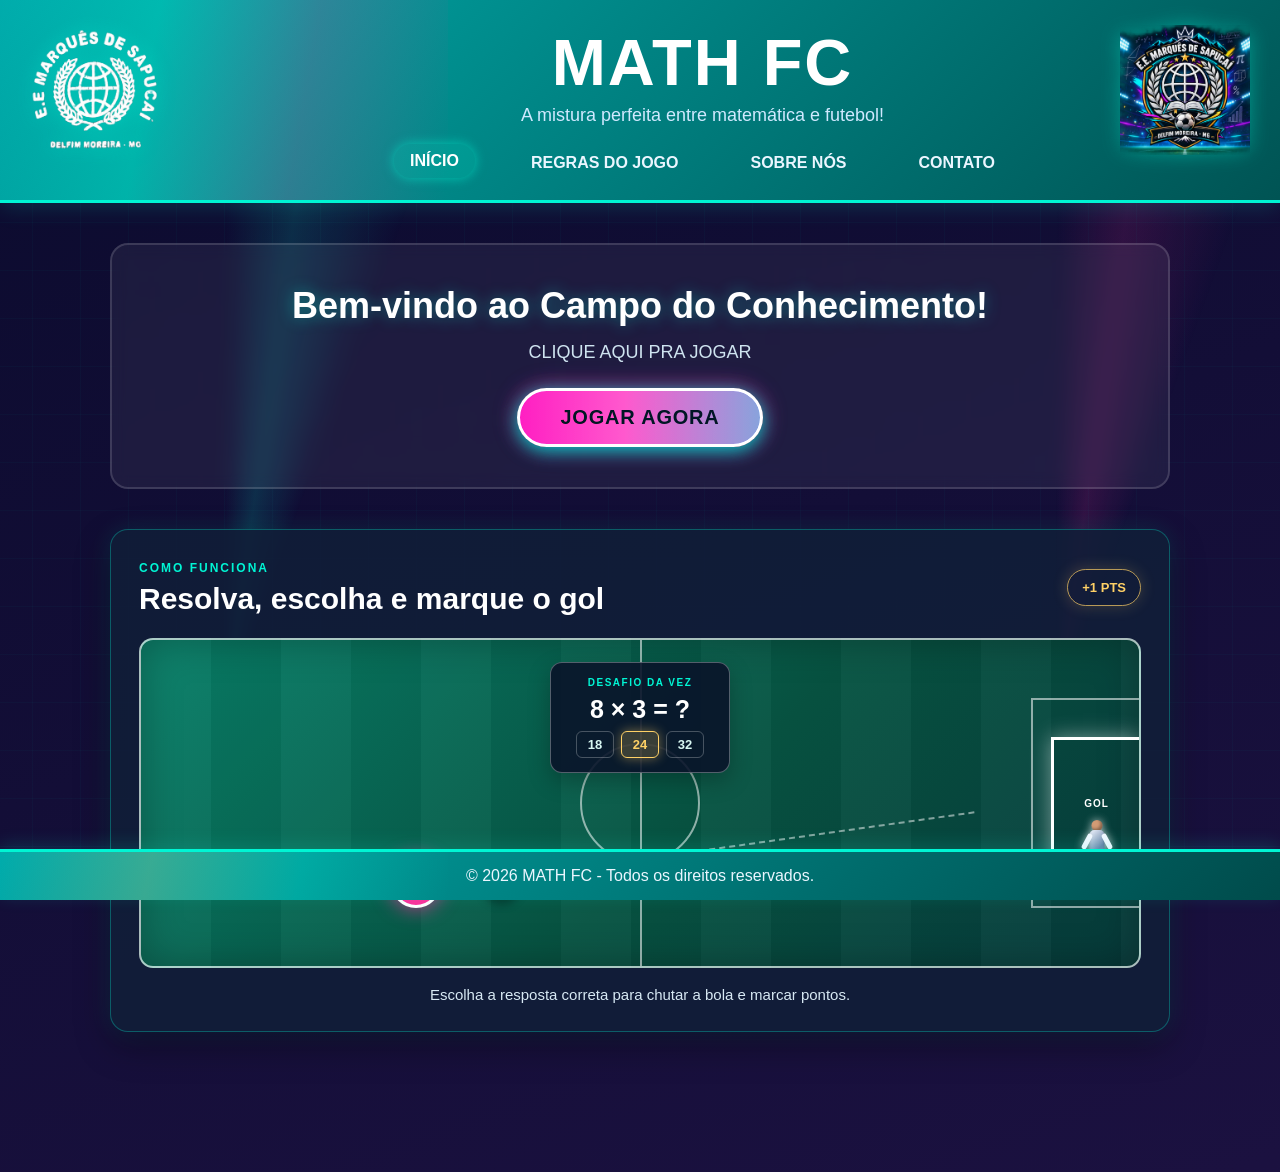
<file: inicío/index.html>
<!DOCTYPE html>
<html lang="pt-br">
<head>
    <meta charset="UTF-8">
    <meta name="viewport" content="width=device-width, initial-scale=1.0">
    <title>MATH FC - Início</title>
    <link rel="stylesheet" href="estilo.css">
</head>
<body>
    <div class="bg-fx" aria-hidden="true">
        <span class="beam beam1"></span><span class="beam beam2"></span>
        <div class="grid-fx"></div>
        <span class="particle p1"></span><span class="particle p2"></span><span class="particle p3"></span>
        <span class="particle p4"></span><span class="particle p5"></span><span class="particle p6"></span>
        <span class="particle p7"></span><span class="particle p8"></span><span class="particle p9"></span>
        <span class="particle p10"></span><span class="particle p11"></span><span class="particle p12"></span>
    </div>

    <header>
        <img src="logo da Marquês (1).png" alt="Logo Marquês" class="logo">
        <img src="MATCH FC.png" alt="Escudo MATH FC" class="logo-mathfc">
        <h1>MATH FC</h1>
        <p>A mistura perfeita entre matemática e futebol!</p>
        <nav>
            <a href="../inicío/index.html" class="active">INÍCIO</a>
            <a href="../regras/index.html">REGRAS DO JOGO</a>
            <a href="../sobre nós/index.html">SOBRE NÓS</a>
            <a href="../contato/contato.html">CONTATO</a>
        </nav>
    </header>

    <main class="container-principal">
        <section class="hero">
            <h2>Bem-vindo ao Campo do Conhecimento!</h2>
            <p>CLIQUE AQUI PRA JOGAR</p>
            <a href="../TCC/index.html" class="btn-jogar">JOGAR AGORA</a>
        </section>
        <section class="game-demo" aria-label="Demonstração de como jogar">
            <div class="game-demo-heading">
                <div>
                    <span class="demo-kicker">COMO FUNCIONA</span>
                    <h3>Resolva, escolha e marque o gol</h3>
                </div>
                <span class="demo-score">+1 PTS</span>
            </div>

            <div class="game-field" aria-hidden="true">
                <div class="field-center-line"></div>
                <div class="field-circle"></div>
                <div class="field-penalty"></div>
                <div class="field-goal">
                    <span>GOL</span>
                    <span class="game-goalkeeper" aria-hidden="true">
                        <span class="goalkeeper-head"></span>
                        <span class="goalkeeper-body"></span>
                    </span>
                </div>
                <div class="game-player">10</div>
                <div class="game-ball">⚽</div>
                <div class="game-question">
                    <span>DESAFIO DA VEZ</span>
                    <strong>8 × 3 = ?</strong>
                    <div class="game-answers">
                        <b>18</b>
                        <b class="answer-correct">24</b>
                        <b>32</b>
                    </div>
                </div>
                <div class="ball-trail"></div>
            </div>

            <p class="game-demo-tip">Escolha a resposta correta para chutar a bola e marcar pontos.</p>
        </section>
    </main>

    <footer>
        <p>&copy; 2026 MATH FC - Todos os direitos reservados.</p>
    </footer>

</body>
</html>
</file>
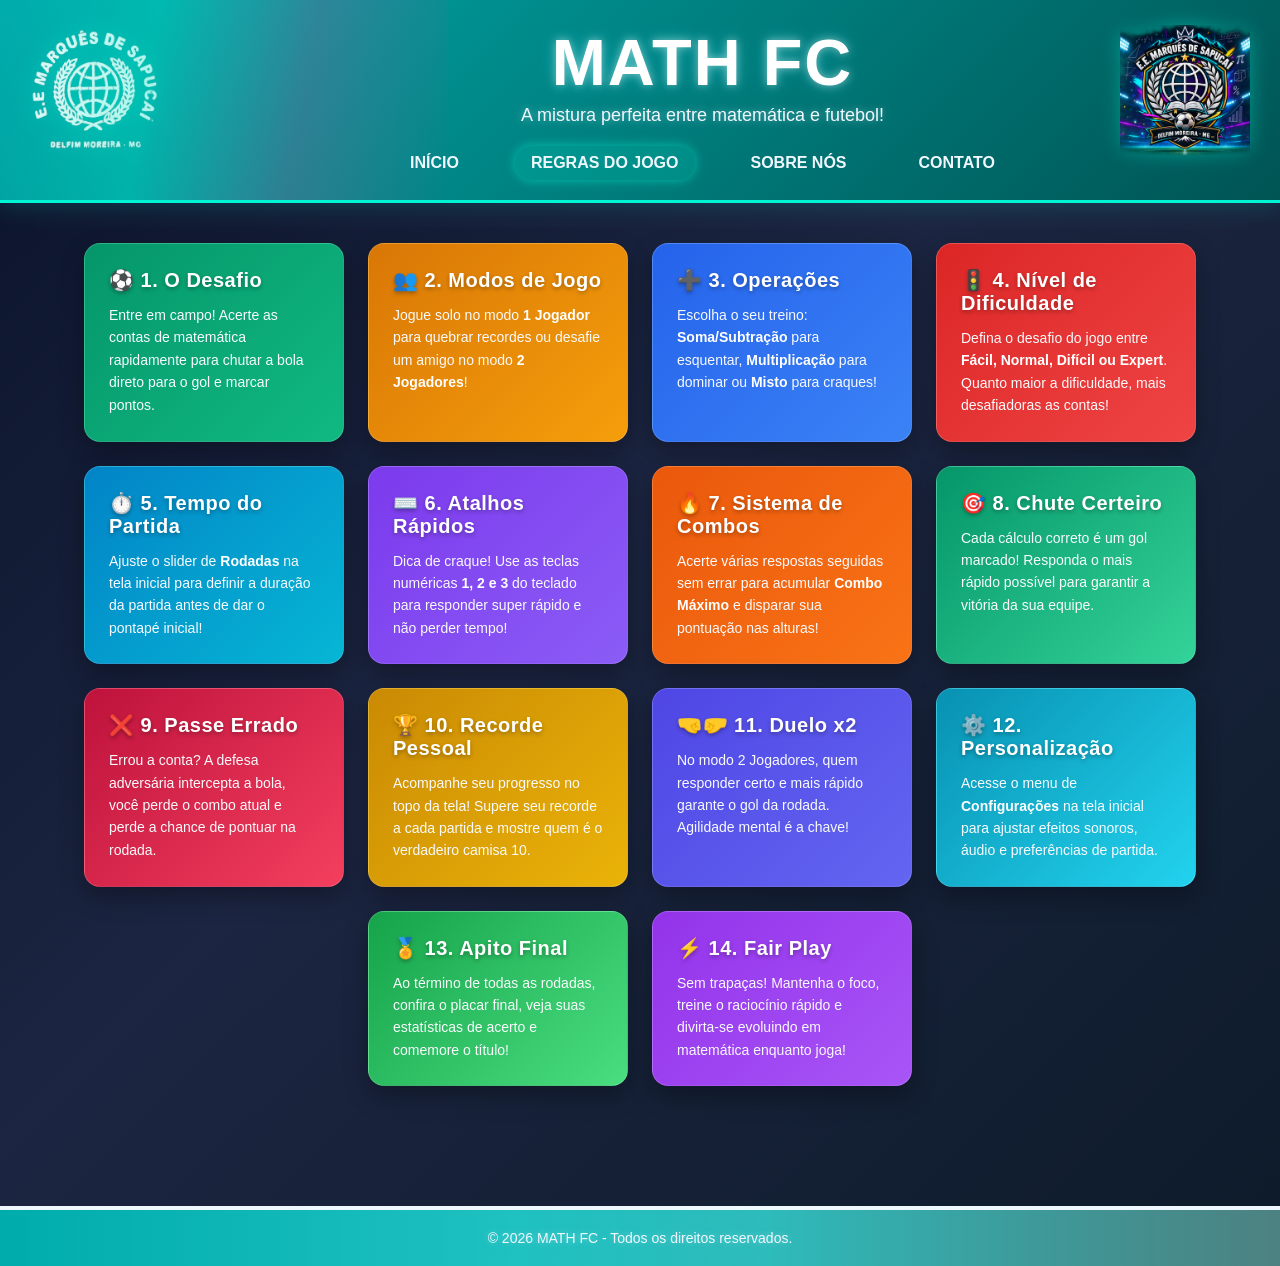
<file: regras/index.html>
<!DOCTYPE html>
<html lang="pt-br">
<head>
    <meta charset="UTF-8">
    <meta name="viewport" content="width=device-width, initial-scale=1.0">
    <title>MATH FC - Regras do Jogo</title>
    <link rel="stylesheet" href="style.css">
</head>
<body>
    <header>
        <img src="logo da Marquês (1).png" alt="Logo MATH FC" class="logo">
        <img src="MATCH FC.png" alt="Escudo MATH FC" class="logo-mathfc">
        <h1>MATH FC</h1>
        <p>A mistura perfeita entre matemática e futebol!</p>
        <nav>
            <a href="../inicío/index.html">INÍCIO</a>
            <a href="index.html" class="active">REGRAS DO JOGO</a>
            <a href="../sobre nós/index.html">SOBRE NÓS</a>
              <a href="../contato/contato.html">CONTATO</a>
        </nav>
    </header>

    <main class="cards-container">
        <section class="card card-1">
            <h3>⚽ 1. O Desafio</h3>
            <p>Entre em campo! Acerte as contas de matemática rapidamente para chutar a bola direto para o gol e marcar pontos.</p>
        </section>

        <section class="card card-2">
            <h3>👥 2. Modos de Jogo</h3>
            <p>Jogue solo no modo <strong>1 Jogador</strong> para quebrar recordes ou desafie um amigo no modo <strong>2 Jogadores</strong>!</p>
        </section>

        <section class="card card-3">
            <h3>➕ 3. Operações</h3>
            <p>Escolha o seu treino: <strong>Soma/Subtração</strong> para esquentar, <strong>Multiplicação</strong> para dominar ou <strong>Misto</strong> para craques!</p>
        </section>

        <section class="card card-4">
            <h3>🚦 4. Nível de Dificuldade</h3>
            <p>Defina o desafio do jogo entre <strong>Fácil, Normal, Difícil ou Expert</strong>. Quanto maior a dificuldade, mais desafiadoras as contas!</p>
        </section>

        <section class="card card-5">
            <h3>⏱️ 5. Tempo do Partida</h3>
            <p>Ajuste o slider de <strong>Rodadas</strong> na tela inicial para definir a duração da partida antes de dar o pontapé inicial!</p>
        </section>

        <section class="card card-6">
            <h3>⌨️ 6. Atalhos Rápidos</h3>
            <p>Dica de craque! Use as teclas numéricas <strong>1, 2 e 3</strong> do teclado para responder super rápido e não perder tempo!</p>
        </section>

        <section class="card card-7">
            <h3>🔥 7. Sistema de Combos</h3>
            <p>Acerte várias respostas seguidas sem errar para acumular <strong>Combo Máximo</strong> e disparar sua pontuação nas alturas!</p>
        </section>

        <section class="card card-8">
            <h3>🎯 8. Chute Certeiro</h3>
            <p>Cada cálculo correto é um gol marcado! Responda o mais rápido possível para garantir a vitória da sua equipe.</p>
        </section>

        <section class="card card-9">
            <h3>❌ 9. Passe Errado</h3>
            <p>Errou a conta? A defesa adversária intercepta a bola, você perde o combo atual e perde a chance de pontuar na rodada.</p>
        </section>

        <section class="card card-10">
            <h3>🏆 10. Recorde Pessoal</h3>
            <p>Acompanhe seu progresso no topo da tela! Supere seu recorde a cada partida e mostre quem é o verdadeiro camisa 10.</p>
        </section>

        <section class="card card-11">
            <h3>🤜🤛 11. Duelo x2</h3>
            <p>No modo 2 Jogadores, quem responder certo e mais rápido garante o gol da rodada. Agilidade mental é a chave!</p>
        </section>

        <section class="card card-12">
            <h3>⚙️ 12. Personalização</h3>
            <p>Acesse o menu de <strong>Configurações</strong> na tela inicial para ajustar efeitos sonoros, áudio e preferências de partida.</p>
        </section>

        <section class="card card-13">
            <h3>🏅 13. Apito Final</h3>
            <p>Ao término de todas as rodadas, confira o placar final, veja suas estatísticas de acerto e comemore o título!</p>
        </section>

        <section class="card card-14">
            <h3>⚡ 14. Fair Play</h3>
            <p>Sem trapaças! Mantenha o foco, treine o raciocínio rápido e divirta-se evoluindo em matemática enquanto joga!</p>
        </section>
    </main>

    <footer>
        <p>&copy; 2026 MATH FC - Todos os direitos reservados.</p>
    </footer>

    <script>
        document.addEventListener('DOMContentLoaded', function () {
            var container = document.querySelector('.cards-container');
            if (!container) return;
            var cards = container.querySelectorAll('.card');

            function closeActive() {
                var active = container.querySelector('.card.card-active');
                if (active) {
                    active.classList.remove('card-active');
                    active.setAttribute('aria-pressed', 'false');
                }
                container.classList.remove('has-active');
            }

            function toggleCard(card) {
                var wasActive = card.classList.contains('card-active');
                closeActive();
                if (!wasActive) {
                    card.classList.add('card-active');
                    card.setAttribute('aria-pressed', 'true');
                    container.classList.add('has-active');
                }
            }

            cards.forEach(function (card) {
                card.setAttribute('tabindex', '0');
                card.setAttribute('role', 'button');
                card.setAttribute('aria-pressed', 'false');

                card.addEventListener('click', function () {
                    toggleCard(card);
                });
                card.addEventListener('keydown', function (e) {
                    if (e.key === 'Enter' || e.key === ' ') {
                        e.preventDefault();
                        toggleCard(card);
                    }
                });
            });

            document.addEventListener('click', function (e) {
                if (!container.contains(e.target)) closeActive();
            });

            document.addEventListener('keydown', function (e) {
                if (e.key === 'Escape') closeActive();
            });
        });
    </script>
</body>
</html>
</file>
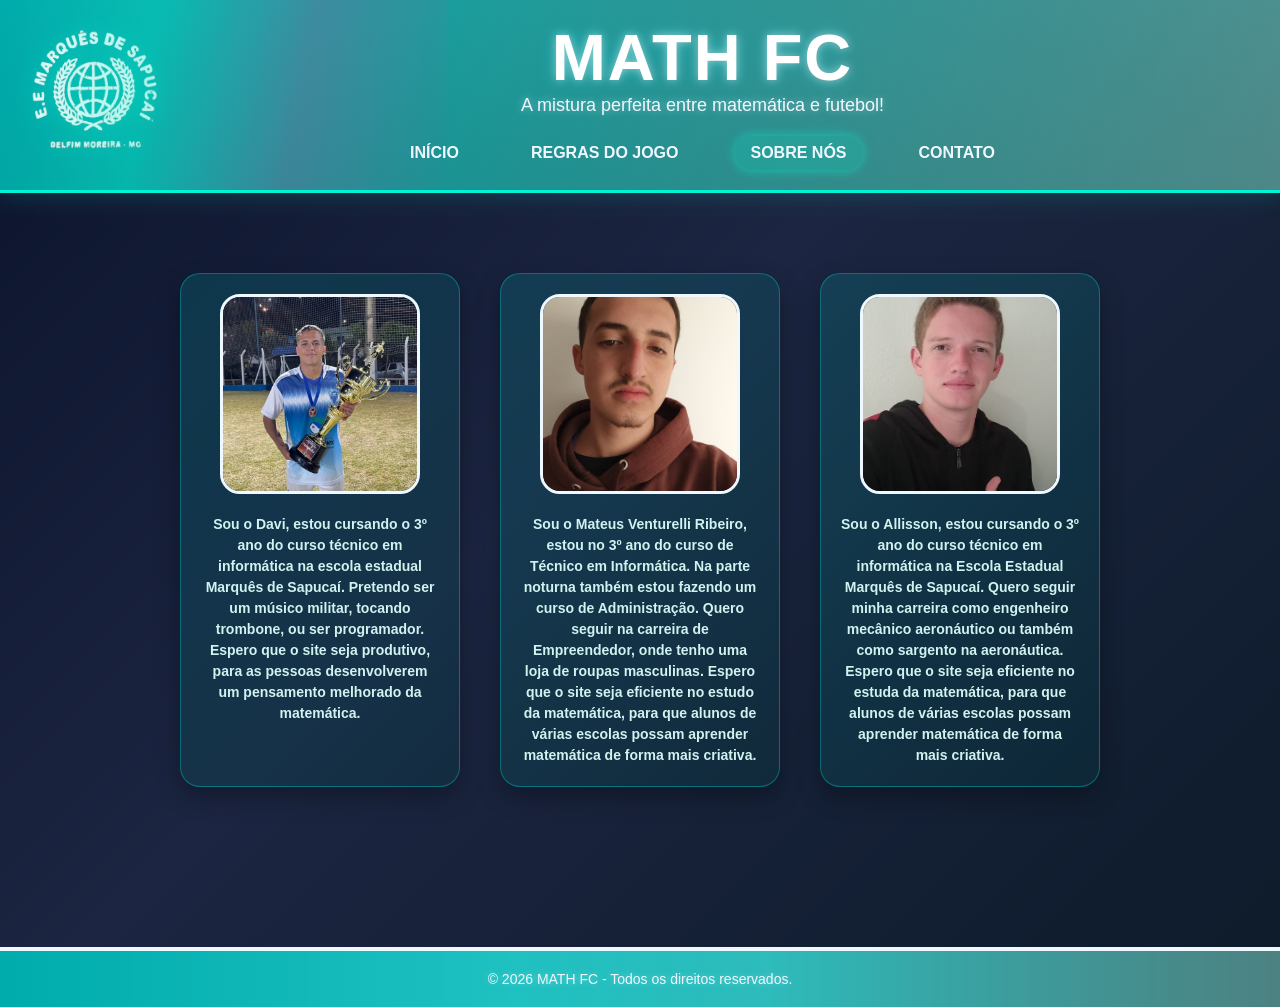
<file: sobre nós/index.html>
<!DOCTYPE html>
<html lang="pt-br">
<head>
    <meta charset="UTF-8">
    <meta name="viewport" content="width=device-width, initial-scale=1.0">
    <title>MATH FC - Sobre Nós</title>
    <link rel="stylesheet" href="style.css">
</head>
<body>
    <header>
        <img src="logo da Marquês (1).png" alt="Logo MATH FC" class="logo">
        <div class="header-content">
            <h1>MATH FC</h1>
            <p>A mistura perfeita entre matemática e futebol!</p>
            <nav>
                <a href="../inicío/index.html">INÍCIO</a>
                <a href="../regras/index.html">REGRAS DO JOGO</a>
                <a href="../sobre nós/index.html" class="active">SOBRE NÓS</a>
                  <a href="../contato/contato.html">CONTATO</a>
            </nav>
        </div>
    </header>

    <main class="cards-container">
        <div class="card">
            <img src="Davi .jpeg" alt="Davi">
            <h3><p>Sou o Davi, estou cursando o 3º ano do curso técnico em informática na escola estadual Marquês de Sapucaí. Pretendo ser um músico militar, tocando trombone, ou ser programador. Espero que o site seja produtivo, para as pessoas desenvolverem um pensamento melhorado da matemática.</p></h3>
        </div>

        <div class="card">
            <img src="mateus .jpeg" alt="Mateus">
            <h3><p>Sou o Mateus Venturelli Ribeiro, estou no 3º ano do curso de Técnico em Informática. Na parte noturna também estou fazendo um curso de Administração. Quero seguir na carreira de Empreendedor, onde tenho uma loja de roupas masculinas. Espero que o site seja eficiente no estudo da matemática, para que alunos de várias escolas possam aprender matemática de forma mais criativa.</p></h3>
        </div>

        <div class="card">
            <img src="allisson .jpeg" alt="Allisson">
            <h3><p>Sou o Allisson, estou cursando o 3º ano do curso técnico em informática na Escola Estadual Marquês de Sapucaí. Quero seguir minha carreira como engenheiro mecânico aeronáutico ou também como sargento na aeronáutica. Espero que o site seja eficiente no estuda da matemática, para que alunos de várias escolas possam aprender matemática de forma mais criativa.</p></h3>
        </div>
    </main>

    <footer>
        <p>&copy; 2026 MATH FC - Todos os direitos reservados.</p>
    </footer>

    <script>
        document.addEventListener('DOMContentLoaded', function () {
            var container = document.querySelector('.cards-container');
            if (!container) return;
            var cards = container.querySelectorAll('.card');

            function closeActive() {
                var active = container.querySelector('.card.card-active');
                if (active) {
                    active.classList.remove('card-active');
                    active.setAttribute('aria-pressed', 'false');
                }
                container.classList.remove('has-active');
            }

            function toggleCard(card) {
                var wasActive = card.classList.contains('card-active');
                closeActive();
                if (!wasActive) {
                    card.classList.add('card-active');
                    card.setAttribute('aria-pressed', 'true');
                    container.classList.add('has-active');
                }
            }

            cards.forEach(function (card) {
                card.setAttribute('tabindex', '0');
                card.setAttribute('role', 'button');
                card.setAttribute('aria-pressed', 'false');

                card.addEventListener('click', function () {
                    toggleCard(card);
                });
                card.addEventListener('keydown', function (e) {
                    if (e.key === 'Enter' || e.key === ' ') {
                        e.preventDefault();
                        toggleCard(card);
                    }
                });
            });

            document.addEventListener('click', function (e) {
                if (!container.contains(e.target)) closeActive();
            });

            document.addEventListener('keydown', function (e) {
                if (e.key === 'Escape') closeActive();
            });
        });
    </script>
</body>
</html>
</file>
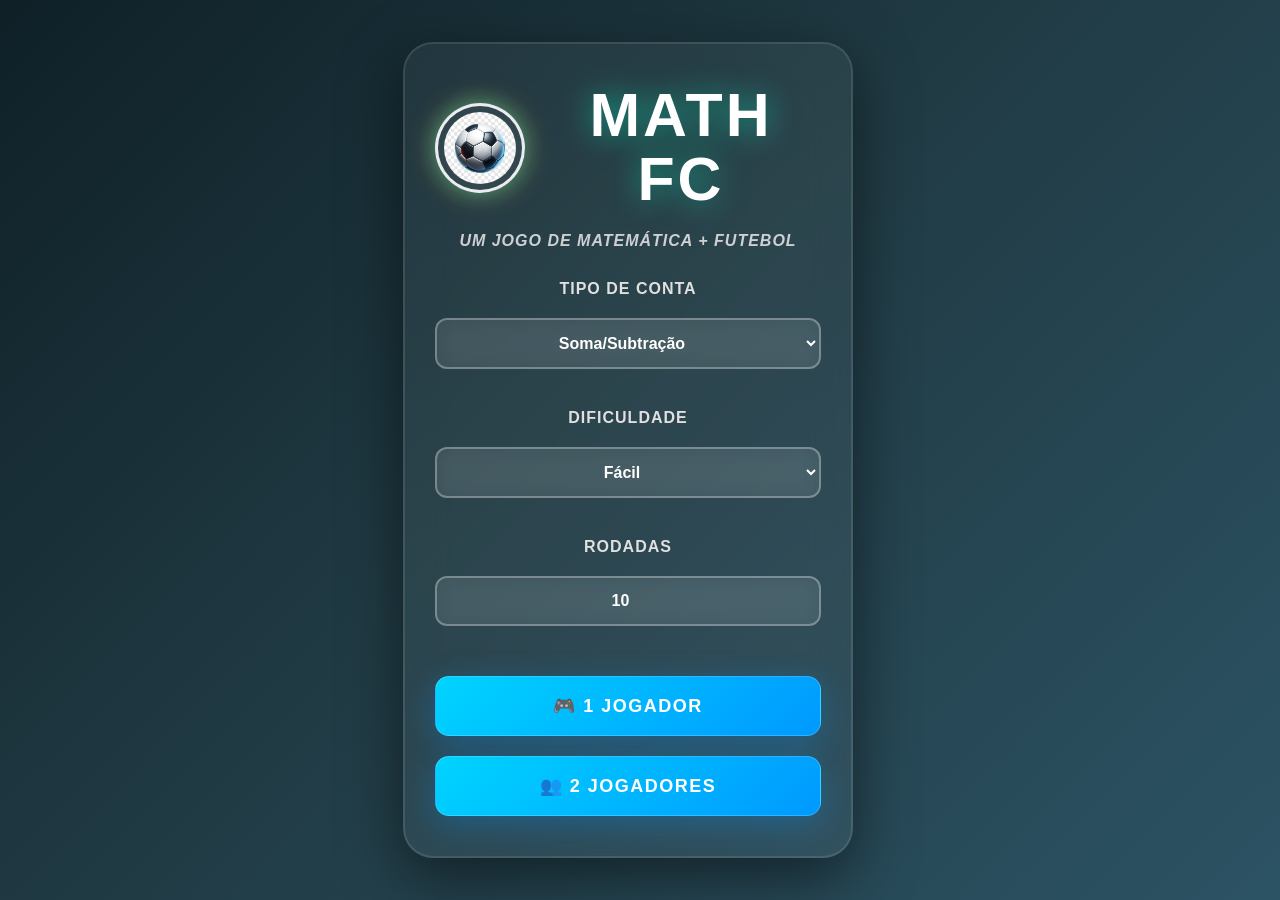
<file: TCC/index.html>
<!DOCTYPE html>
<html lang="pt-BR">
<head>
<meta charset="UTF-8">
<meta name="viewport" content="width=device-width, initial-scale=1.0">
<title>MATH FC</title>
<link rel="stylesheet" href="estilo.css">

</head>

<body>

<div id="tela-inicial">
    <div class="stars"></div>
    <div class="card">

        <div class="titulo-jogo">
            <img class="bola-titulo" src="bola.png" alt="Bola do jogo" aria-label="Bola do jogo">
            <h1>MATH FC</h1>
        </div>
        <p class="subtitle">Um jogo de matemática + futebol</p>
        <p id="recordeDisplay" class="subtitle" style="display:none;"></p>

        <p>Tipo de conta</p>
        <select id="tipoConta">
            <option value="1">Soma/Subtração</option>
            <option value="2">Multiplicação</option>
            <option value="3">Misto</option>
        </select>

        <p>Dificuldade</p>
        <select id="dificuldade">
            <option value="1">Fácil</option>
            <option value="2">Normal</option>
            <option value="3">Difícil</option>
            <option value="4">Expert</option>
        </select>

        <p>Rodadas</p>
        <input type="number" id="inputRodadas" value="10" min="1" max="20">

        <div class="buttons-container">
            <button class="btn-primary" onclick="prepararJogo(1)">🎮 1 Jogador</button>
            <button class="btn-primary" onclick="prepararJogo(2)">👥 2 Jogadores</button>
        </div>

    </div>
</div>

<div id="tela-nomes" style="display:none;">
    <div class="card">
        <h1>👥 Nomes dos Jogadores</h1>
        <p class="subtitle">Quem vai jogar hoje?</p>

        <p>Jogador 1</p>
        <input type="text" id="nomeJogador1" placeholder="Jogador 1" maxlength="12">

        <p>Jogador 2</p>
        <input type="text" id="nomeJogador2" placeholder="Jogador 2" maxlength="12">

        <div class="buttons-container">
            <button class="btn-primary" onclick="confirmarNomes()">🚀 Começar</button>
            <button class="btn-primary" style="background:linear-gradient(135deg,#555,#333);" onclick="document.getElementById('tela-nomes').style.display='none';">↩️ Voltar</button>
        </div>
    </div>
</div>

<div id="topo">
    <div class="stats-container">
        <div id="placar" style="display:none;">
            <div class="stat-box player-1">
                <div class="player-badge">🔵 P1</div>
                <span id="pontos1" class="score">0</span>
            </div>
            <div class="versus">VS</div>
            <div class="stat-box player-2" id="caixaP2">
                <div class="player-badge">🔴 P2</div>
                <span id="pontos2" class="score">0</span>
            </div>
        </div>

        <div id="indicadorTurno" class="indicador-turno" style="display:none;" aria-live="polite">
            Vez de <strong id="nomeJogadorTurno">Jogador 1</strong>
        </div>

        <div id="combo" class="combo" style="display:none;">
            🔥 Combo: <span id="comboCount">0</span>x
        </div>

        <div id="cronometro" style="display:none;" class="cronometro-box">
            ⏱️ <span id="tempoAtual">30</span>s
        </div>
    </div>
</div>

<div id="conta" class="conta-display"></div>

<div class="alternativas">
    <button id="alt0" onclick="responder(0,1)"></button>
    <button id="alt1" onclick="responder(1,1)"></button>
    <button id="alt2" onclick="responder(2,1)"></button>
</div>

<div id="campo-wrapper">
<div id="campo">

    <div id="gol"></div>

    <div id="goleiro">
        <div class="cabeca"></div>
        <div class="corpo"></div>
    </div>

    <div id="bola" aria-label="Bola de futebol">⚽</div>
</div>
</div>

<div id="particulas"></div>
<div id="mensagem" class="mensagem-grande"></div>

<audio id="audio1" src="Audio1.mp3" preload="auto"></audio>
<audio id="audio2" src="Audio2.mp3" preload="auto"></audio>
<audio id="audio3" src="Audio3.mp3" preload="auto"></audio>

<script src="script.js"></script>

</body>
</html>
</file>
<file: inicío/estilo.css>
* {
    margin: 0;
    padding: 0;
    box-sizing: border-box;
}

:root {
    --bg1: #0b0b2e;
    --bg2: #1b1140;
    --bg3: #2c0f52;
    --cyan: #00f5d4;
    --magenta: #ff2e9a;
    --gold: #ffd166;
    --ink-light: #eaf6ff;
    --glass: rgba(255, 255, 255, 0.06);
    --glass-border: rgba(255, 255, 255, 0.14);
}

body {
    position: relative;
    font-family: 'Verdana', sans-serif;
    background: linear-gradient(160deg, var(--bg1), var(--bg2) 45%, var(--bg3));
    background-size: 220% 220%;
    animation: bgShift 16s ease-in-out infinite;
    color: var(--ink-light);
    overflow-x: hidden;
    padding-bottom: 100px; /* Espaço para o rodapé fixo */
}

@keyframes bgShift {
    0%, 100% { background-position: 0% 0%; }
    50% { background-position: 100% 100%; }
}

/* =========================================================
   FUNDO ANIMADO — luzes de estádio, partículas e grade
   ========================================================= */
.bg-fx {
    position: fixed;
    inset: 0;
    z-index: 0;
    overflow: hidden;
    pointer-events: none;
}

.beam {
    position: absolute;
    top: -20%;
    width: 55vmax;
    height: 140vmax;
    background: conic-gradient(from 0deg, transparent 0deg, rgba(0, 245, 212, 0.14) 8deg, transparent 20deg);
    transform-origin: top center;
    animation: beamSweep 14s linear infinite;
}
.beam1 { left: -10%; }
.beam2 {
    right: -10%;
    background: conic-gradient(from 0deg, transparent 0deg, rgba(255, 46, 154, 0.13) 8deg, transparent 20deg);
    animation: beamSweep 18s linear infinite reverse;
}

@keyframes beamSweep {
    0% { transform: rotate(0deg); }
    100% { transform: rotate(360deg); }
}

.grid-fx {
    position: absolute;
    inset: -50%;
    background-image:
        linear-gradient(rgba(0, 245, 212, 0.06) 1px, transparent 1px),
        linear-gradient(90deg, rgba(0, 245, 212, 0.06) 1px, transparent 1px);
    background-size: 48px 48px;
    animation: gridDrift 22s linear infinite;
    opacity: 0.5;
}

@keyframes gridDrift {
    0% { transform: translate(0, 0); }
    100% { transform: translate(48px, 48px); }
}

.particle {
    position: absolute;
    bottom: -5%;
    width: 6px;
    height: 6px;
    border-radius: 50%;
    background: var(--cyan);
    box-shadow: 0 0 10px 2px rgba(0, 245, 212, 0.8);
    animation: particleRise linear infinite;
    opacity: 0;
}

.p1 { left: 4%;  width: 5px; height: 5px; background: var(--cyan);    animation-duration: 12s; animation-delay: 0s;  }
.p2 { left: 12%; width: 8px; height: 8px; background: var(--gold);    animation-duration: 16s; animation-delay: 2s;  box-shadow: 0 0 10px 2px rgba(255,209,102,0.8); }
.p3 { left: 20%; width: 4px; height: 4px; background: var(--magenta); animation-duration: 10s; animation-delay: 1s;  box-shadow: 0 0 10px 2px rgba(255,46,154,0.8); }
.p4 { left: 30%; width: 6px; height: 6px; background: var(--cyan);    animation-duration: 14s; animation-delay: 4s;  }
.p5 { left: 40%; width: 7px; height: 7px; background: var(--gold);    animation-duration: 18s; animation-delay: 0.5s; box-shadow: 0 0 10px 2px rgba(255,209,102,0.8); }
.p6 { left: 50%; width: 5px; height: 5px; background: var(--magenta); animation-duration: 11s; animation-delay: 3s;  box-shadow: 0 0 10px 2px rgba(255,46,154,0.8); }
.p7 { left: 58%; width: 4px; height: 4px; background: var(--cyan);    animation-duration: 13s; animation-delay: 2.5s; }
.p8 { left: 66%; width: 8px; height: 8px; background: var(--gold);    animation-duration: 17s; animation-delay: 1.5s; box-shadow: 0 0 10px 2px rgba(255,209,102,0.8); }
.p9 { left: 74%; width: 5px; height: 5px; background: var(--magenta); animation-duration: 12s; animation-delay: 5s;  box-shadow: 0 0 10px 2px rgba(255,46,154,0.8); }
.p10 { left: 82%; width: 6px; height: 6px; background: var(--cyan);   animation-duration: 15s; animation-delay: 0.8s; }
.p11 { left: 90%; width: 4px; height: 4px; background: var(--gold);   animation-duration: 19s; animation-delay: 3.5s; box-shadow: 0 0 10px 2px rgba(255,209,102,0.8); }
.p12 { left: 96%; width: 7px; height: 7px; background: var(--magenta);animation-duration: 14s; animation-delay: 2.2s; box-shadow: 0 0 10px 2px rgba(255,46,154,0.8); }

@keyframes particleRise {
    0%   { transform: translateY(0) scale(0.6); opacity: 0; }
    10%  { opacity: 0.9; }
    90%  { opacity: 0.5; }
    100% { transform: translateY(-115vh) scale(1.1); opacity: 0; }
}

header, .container-principal, footer { position: relative; z-index: 1; }

/* =========================================================
   HEADER
   ========================================================= */
header {
    position: relative;
    overflow: hidden;
    background: linear-gradient(135deg, #00acac, #004b4b, #00acac);
    background-size: 220% 220%;
    animation: headerShift 9s ease-in-out infinite;
    color: var(--ink-light);
    text-align: center;
    padding: 25px 15px 20px 140px;
    border-bottom: 3px solid var(--cyan);
    box-shadow: 0 4px 22px rgba(0, 245, 212, 0.15);
}

@keyframes headerShift {
    0%, 100% { background-position: 0% 50%; }
    50% { background-position: 100% 50%; }
}

header::after {
    content: "";
    position: absolute;
    top: 0;
    left: 0;
    width: 35%;
    height: 100%;
    background: linear-gradient(100deg, transparent, rgba(0, 245, 212, 0.28), rgba(255, 46, 154, 0.18), transparent);
    animation: sweepPass 4.5s linear infinite;
    pointer-events: none;
}

@keyframes sweepPass {
    0%   { transform: translateX(-160%); }
    100% { transform: translateX(340%); }
}

header h1 {
    position: relative;
    z-index: 1;
    font-size: 65px;
    margin-bottom: 5px;
    letter-spacing: 2px;
    color: #fff;
    transition: transform 0.3s ease, text-shadow 0.3s ease;
    animation: titlePulse 3.5s ease-in-out infinite, titlePop 0.8s cubic-bezier(.34,1.56,.64,1) both;
}

@keyframes titlePop {
    from { opacity: 0; transform: scale(0.7) translateY(-16px); }
    to { opacity: 1; transform: scale(1) translateY(0); }
}

@keyframes titlePulse {
    0%, 100% { text-shadow: 0 0 10px rgba(0, 245, 212, 0.35), 0 0 24px rgba(255, 46, 154, 0.15); }
    50% { text-shadow: 0 0 22px rgba(0, 245, 212, 0.7), 0 0 40px rgba(255, 46, 154, 0.4); }
}

header h1:hover {
    transform: scale(1.03);
    text-shadow: 0 0 20px var(--cyan), 0 0 40px var(--magenta);
}

header p {
    position: relative;
    z-index: 1;
    font-size: 18px;
    margin-bottom: 20px;
    font-weight: 300;
    color: #cfe9ff;
    animation: fadeIn 1s ease 0.3s both;
}

.logo {
    position: absolute;
    left: 30px;
    top: 25px;
    width: 130px;
    height: auto;
    z-index: 1;
    animation: logoFloat 4s ease-in-out infinite;
    filter: drop-shadow(0 0 10px rgba(0, 245, 212, 0.45));
    transition: transform 0.3s ease;
}

@keyframes logoFloat {
    0%, 100% { transform: translateY(0) rotate(0deg); }
    50% { transform: translateY(-6px) rotate(-2deg); }
}

.logo:hover {
    transform: scale(1.12) rotate(-4deg);
    animation-play-state: paused;
}

/* Escudo MATH FC — mesmo lugar da logo, espelhado no lado direito */
.logo-mathfc {
    position: absolute;
    right: 30px;
    top: 25px;
    width: 130px;
    height: auto;
    z-index: 1;
    animation: logoFloatRight 4s ease-in-out infinite;
    filter: drop-shadow(0 0 10px rgba(0, 245, 212, 0.45));
    transition: transform 0.3s ease;
}

@keyframes logoFloatRight {
    0%, 100% { transform: translateY(0) rotate(0deg); }
    50% { transform: translateY(-6px) rotate(2deg); }
}

.logo-mathfc:hover {
    transform: scale(1.12) rotate(4deg);
    animation-play-state: paused;
}

/* Navegação */
nav {
    position: relative;
    z-index: 1;
    display: flex;
    justify-content: center;
    gap: 40px;
}

nav a {
    position: relative;
    text-decoration: none;
    color: var(--ink-light);
    padding: 8px 16px;
    border-radius: 20px;
    font-weight: bold;
    transition: all 0.3s ease;
}

nav a::after {
    content: "";
    position: absolute;
    left: 50%;
    bottom: 2px;
    width: 0;
    height: 2px;
    background: var(--cyan);
    transition: width 0.25s ease, left 0.25s ease;
}

nav a:hover::after {
    width: 60%;
    left: 20%;
}

nav a:hover, nav a.active {
    background-color: rgba(0, 245, 212, 0.16);
    color: #ffffff;
    box-shadow: 0 0 12px rgba(0, 245, 212, 0.55);
    transform: translateY(-2px);
}

nav a.active {
    animation: activeGlow 2.2s ease-in-out infinite;
}

@keyframes activeGlow {
    0%, 100% { box-shadow: 0 0 8px rgba(0, 245, 212, 0.45); }
    50% { box-shadow: 0 0 18px rgba(0, 245, 212, 0.95); }
}

/* =========================================================
   Conteúdo Principal (Hero e Cards)
   ========================================================= */
.container-principal {
    max-width: 1100px;
    margin: 40px auto;
    padding: 0 20px;
}

.hero {
    position: relative;
    overflow: hidden;
    text-align: center;
    background: var(--glass);
    backdrop-filter: blur(8px);
    border: 2px solid var(--glass-border);
    padding: 40px;
    border-radius: 18px;
    margin-bottom: 40px;
    animation: fadeIn 1s ease-in-out, heroGlow 4s ease-in-out 1s infinite;
}

@keyframes heroGlow {
    0%, 100% { box-shadow: 0 8px 32px rgba(0, 0, 0, 0.3), 0 0 20px rgba(0, 245, 212, 0.25); }
    50% { box-shadow: 0 8px 32px rgba(0, 0, 0, 0.3), 0 0 30px rgba(255, 46, 154, 0.35); }
}

.hero h2 {
    font-size: 36px;
    color: #fff;
    text-shadow: 0 0 16px rgba(0, 245, 212, 0.4);
    margin-bottom: 15px;
    animation: fadeIn 0.9s ease 0.2s both;
}

.hero p {
    font-size: 18px;
    color: #cfe4f0;
    margin-bottom: 25px;
    max-width: 700px;
    margin-left: auto;
    margin-right: auto;
    animation: fadeIn 0.9s ease 0.35s both;
}

.btn-jogar {
    display: inline-block;
    background: linear-gradient(90deg, var(--magenta), var(--cyan));
    background-size: 200% 100%;
    color: #05131d;
    padding: 15px 40px;
    font-size: 20px;
    font-weight: bold;
    letter-spacing: 0.8px;
    text-decoration: none;
    border-radius: 30px;
    border: 3px solid rgba(255, 255, 255, 0.9);
    box-shadow: 0 4px 18px rgba(0, 245, 212, 0.65), 0 0 24px rgba(255, 46, 154, 0.45);
    filter: saturate(1.35) brightness(1.12);
    transition: all 0.3s ease;
    animation: fadeIn 0.9s ease 0.5s both, btnPulse 1.2s ease-in-out 1.2s infinite, btnBlink 1.2s ease-in-out 1.2s infinite, btnGradient 5s ease infinite;
}

@keyframes btnGradient {
    0%, 100% { background-position: 0% 50%; }
    50% { background-position: 100% 50%; }
}

@keyframes btnPulse {
    0%, 100% { box-shadow: 0 4px 18px rgba(0, 245, 212, 0.65), 0 0 24px rgba(255, 46, 154, 0.45); }
    50% { box-shadow: 0 4px 24px rgba(0, 245, 212, 0.95), 0 0 42px rgba(255, 46, 154, 0.8), 0 0 0 14px rgba(0, 245, 212, 0); }
}

@keyframes btnBlink {
    0%, 100% { opacity: 1; }
    50% { opacity: 0.82; }
}

.btn-jogar:hover {
    transform: scale(1.08);
    letter-spacing: 0.5px;
}

/* =========================================================
   DEMONSTRAÇÃO DO JOGO
   ========================================================= */
.game-demo {
    position: relative;
    overflow: hidden;
    padding: 28px;
    border: 1px solid rgba(0, 245, 212, 0.3);
    border-radius: 18px;
    background: rgba(17, 31, 57, 0.86);
    box-shadow: 0 14px 34px rgba(0, 0, 0, 0.35), 0 0 24px rgba(0, 245, 212, 0.12);
}

.game-demo-heading {
    display: flex;
    align-items: center;
    justify-content: space-between;
    gap: 20px;
    margin-bottom: 22px;
}

.demo-kicker {
    color: var(--cyan);
    font-size: 12px;
    font-weight: bold;
    letter-spacing: 2px;
}

.game-demo h3 {
    margin-top: 6px;
    color: #fff;
    font-size: clamp(20px, 3vw, 30px);
}

.demo-score {
    flex-shrink: 0;
    padding: 10px 14px;
    border: 1px solid rgba(255, 209, 102, 0.7);
    border-radius: 999px;
    color: var(--gold);
    font-size: 13px;
    font-weight: bold;
    box-shadow: 0 0 16px rgba(255, 209, 102, 0.2);
}

.game-field {
    position: relative;
    min-height: 330px;
    overflow: hidden;
    border: 2px solid rgba(255, 255, 255, 0.65);
    border-radius: 14px;
    background: repeating-linear-gradient(90deg, rgba(255, 255, 255, 0.025) 0 70px, rgba(0, 0, 0, 0.04) 70px 140px), linear-gradient(135deg, #087f68, #075443 55%, #063b3b);
    box-shadow: inset 0 0 40px rgba(0, 0, 0, 0.28);
}

.field-center-line {
    position: absolute;
    top: 0;
    bottom: 0;
    left: 50%;
    width: 2px;
    background: rgba(255, 255, 255, 0.55);
}

.field-circle {
    position: absolute;
    top: 50%;
    left: 50%;
    width: 120px;
    height: 120px;
    border: 2px solid rgba(255, 255, 255, 0.55);
    border-radius: 50%;
    transform: translate(-50%, -50%);
}

.field-penalty {
    position: absolute;
    top: 50%;
    right: -2px;
    width: 110px;
    height: 210px;
    border: 2px solid rgba(255, 255, 255, 0.55);
    border-right: 0;
    transform: translateY(-50%);
}

.field-goal {
    position: absolute;
    top: 50%;
    right: 0;
    display: grid;
    width: clamp(68px, 8vw, 88px);
    height: clamp(132px, 30%, 168px);
    place-items: center;
    border: 3px solid #fff;
    border-right: 0;
    color: #fff;
    font-size: 10px;
    font-weight: bold;
    letter-spacing: 1px;
    transform: translateY(-50%);
    box-shadow: 0 0 20px rgba(255, 255, 255, 0.45);
}

.field-goal > span:first-child {
    position: relative;
    z-index: 3;
}

.game-goalkeeper {
    position: absolute;
    left: 50%;
    bottom: 8px;
    z-index: 2;
    width: 17px;
    height: 38px;
    transform: translateX(-50%);
    animation: goalkeeperDiveOpposite 3.8s ease-in-out infinite;
    filter: drop-shadow(0 0 4px rgba(255, 255, 255, 0.7));
}

.goalkeeper-head {
    display: block;
    width: 11px;
    height: 11px;
    margin: 0 auto -1px;
    border-radius: 50%;
    background: #d39b75;
    box-shadow: inset -2px -2px 3px rgba(0, 0, 0, 0.35);
}

.goalkeeper-body {
    display: block;
    position: relative;
    width: 15px;
    height: 25px;
    margin: 0 auto;
    border-radius: 5px 5px 3px 3px;
    background: linear-gradient(135deg, #f4f7ff, #6e84aa 70%);
    box-shadow: inset 0 -3px 3px rgba(0, 0, 0, 0.25);
}

.goalkeeper-body::before,
.goalkeeper-body::after {
    content: "";
    position: absolute;
    top: 3px;
    width: 5px;
    height: 17px;
    border-radius: 5px;
    background: #f4f7ff;
}

.goalkeeper-body::before {
    left: -5px;
    transform: rotate(28deg);
}

.goalkeeper-body::after {
    right: -5px;
    transform: rotate(-28deg);
}

.game-question {
    position: absolute;
    top: 22px;
    left: 50%;
    display: grid;
    gap: 7px;
    min-width: 180px;
    padding: 14px 18px;
    border: 1px solid rgba(255, 255, 255, 0.3);
    border-radius: 12px;
    background: rgba(9, 19, 42, 0.9);
    text-align: center;
    transform: translateX(-50%);
    box-shadow: 0 8px 22px rgba(0, 0, 0, 0.25);
    animation: questionFloat 3s ease-in-out infinite;
}

.game-question > span {
    color: var(--cyan);
    font-size: 10px;
    font-weight: bold;
    letter-spacing: 1.5px;
}

.game-question strong {
    color: #fff;
    font-size: 25px;
}

.game-answers {
    display: flex;
    justify-content: center;
    gap: 7px;
}

.game-answers b {
    min-width: 38px;
    padding: 5px 8px;
    border: 1px solid rgba(255, 255, 255, 0.25);
    border-radius: 6px;
    color: #d9f8f3;
    font-size: 13px;
}

.game-answers .answer-correct {
    border-color: var(--gold);
    background: rgba(255, 209, 102, 0.2);
    color: var(--gold);
    box-shadow: 0 0 12px rgba(255, 209, 102, 0.45);
}

.game-player {
    position: absolute;
    bottom: 58px;
    left: 25%;
    display: grid;
    width: 50px;
    height: 50px;
    place-items: center;
    border: 3px solid #fff;
    border-radius: 50%;
    background: var(--magenta);
    color: #fff;
    font-weight: bold;
    box-shadow: 0 0 20px rgba(255, 46, 154, 0.8);
    animation: playerBounce 2.8s ease-in-out infinite;
}

.game-ball {
    position: absolute;
    bottom: 66px;
    left: 34%;
    font-size: 34px;
    filter: drop-shadow(0 5px 4px rgba(0, 0, 0, 0.35));
    animation: ballKick 3.8s ease-in-out infinite;
}

.ball-trail {
    position: absolute;
    bottom: 86px;
    left: 36%;
    width: 48%;
    border-top: 2px dashed rgba(255, 255, 255, 0.5);
    transform: rotate(-8deg);
    transform-origin: left center;
    animation: trailBlink 3.8s ease-in-out infinite;
}

.game-demo-tip {
    margin-top: 18px;
    color: #d8e9f4;
    font-size: 15px;
    text-align: center;
}

@keyframes questionFloat {
    0%, 100% { transform: translate(-50%, 0); }
    50% { transform: translate(-50%, -5px); }
}

@keyframes playerBounce {
    0%, 100% { transform: translateY(0); }
    50% { transform: translateY(-8px); }
}

@keyframes ballKick {
    0%, 15% { left: 34%; bottom: 66px; transform: rotate(0deg); }
    55%, 70% { left: calc(100% - 42px); bottom: 132px; transform: rotate(540deg); }
    100% { left: 34%; bottom: 66px; transform: rotate(720deg); }
}

@keyframes trailBlink {
    0%, 15%, 70%, 100% { opacity: 0; }
    30%, 60% { opacity: 1; }
}

.sr-only {
    position: absolute;
    width: 1px; height: 1px;
    padding: 0; margin: -1px;
    overflow: hidden;
    clip: rect(0, 0, 0, 0);
    white-space: nowrap;
    border: 0;
}

/* =========================================================
   RODAPÉ
   ========================================================= */
footer {
    position: fixed;
    overflow: hidden;
    background-image: linear-gradient(135deg, #00acac, #004b4b, #00acac);
    background-size: 200% 200%;
    animation: footerShift 8s ease-in-out infinite;
    color: var(--ink-light);
    text-align: center;
    padding: 15px;
    border-top: 3px solid var(--cyan);
    bottom: 0;
    left: 0;
    width: 100%;
    z-index: 1000;
    box-shadow: 0 -4px 18px rgba(0, 245, 212, 0.15);
}

footer::after {
    content: "";
    position: absolute;
    top: 0;
    left: 0;
    width: 35%;
    height: 100%;
    background: linear-gradient(100deg, transparent, rgba(255, 209, 102, 0.22), rgba(0, 245, 212, 0.22), transparent);
    animation: sweepPass 5.5s linear infinite;
    pointer-events: none;
}

@keyframes footerShift {
    0%, 100% { background-position: 0% 50%; }
    50% { background-position: 100% 50%; }
}

/* =========================================================
   Animações gerais e responsividade
   ========================================================= */
@keyframes fadeIn {
    from { opacity: 0; transform: translateY(20px); }
    to { opacity: 1; transform: translateY(0); }
}

@media (prefers-reduced-motion: reduce) {
    * { animation-duration: 0.01ms !important; animation-iteration-count: 1 !important; transition-duration: 0.01ms !important; }
}

@media (max-width: 768px) {
    .logo {
        left: 15px;
        top: 15px;
        width: 80px;
    }
    .logo-mathfc {
        right: 15px;
        top: 15px;
        width: 80px;
    }
    header {
        padding-left: 110px;
        padding-right: 15px;
    }
    header h1 {
        font-size: 40px;
    }
    nav {
        gap: 15px;
        flex-wrap: wrap;
    }
    .hero h2 {
        font-size: 28px;
    }
    .game-demo {
        padding: 20px 14px;
    }
    .game-demo-heading {
        align-items: flex-start;
        flex-direction: column;
        gap: 12px;
    }
    .game-field {
        min-height: 360px;
    }
    .game-question {
        max-width: calc(100% - 24px);
    }
    .beam { display: none; }
}

@keyframes goalkeeperDiveOpposite {
    0%, 35% {
        transform: translateX(-50%) translate(0, 0) rotate(0deg);
    }
    46%, 64% {
        transform: translateX(-50%) translate(0, -48px) rotate(0deg);
    }
    84%, 100% {
        transform: translateX(-50%) translate(0, 0) rotate(0deg);
    }
}
</file>
<file: regras/style.css>
* {
    margin: 0;
    padding: 0;
    box-sizing: border-box;
}

body {
    font-family: 'Segoe UI', Tahoma, Geneva, Verdana, sans-serif;
    background: linear-gradient(135deg, #0b132b, #1c2541 45%, #0d1b2a);
    color: #f0f8ff;
    min-height: 100vh;
}

/* ANIMAÇÃO DE BRILHO PASSANDO */
@keyframes shimmer {
    0% {
        background-position: -1000px 0;
    }
    100% {
        background-position: 1000px 0;
    }
}

@keyframes glowPulse {
    0%, 100% {
        text-shadow: 0 0 10px rgba(255, 255, 255, 0.5), 0 0 20px rgba(0, 229, 255, 0.3);
    }
    50% {
        text-shadow: 0 0 20px rgba(255, 255, 255, 0.8), 0 0 40px rgba(0, 229, 255, 0.8), 0 0 60px rgba(0, 173, 165, 0.6);
    }
}

@keyframes shimmerShine {
    0% {
        background-position: -1000px 0;
    }
    100% {
        background-position: 1000px 0;
    }
}

@keyframes floatAnimation {
    0%, 100% {
        transform: translateY(0px);
    }
    50% {
        transform: translateY(-5px);
    }
}

/* HEADER / CABEÇALHO */
header {
    position: relative;
    background: linear-gradient(90deg, 
        #00acac 0%, 
        #00b8b8 20%, 
        #00acac 30%, 
        #004b4b 50%, 
        #00acac 70%, 
        #00b8b8 80%, 
        #00acac 100%);
    background-size: 200% 100%;
    color: #f0f8ff;
    text-align: center;
    padding: 15px 15px 15px 140px;
    border-bottom: 4px solid #f0f8ff;
    display: flex;
    align-items: center;
    gap: 20px;
    animation: shimmerShine 6s linear infinite;
    overflow: hidden;
}

header::before {
    content: '';
    position: absolute;
    top: 0;
    left: 0;
    right: 0;
    bottom: 0;
    background: linear-gradient(90deg, 
        transparent, 
        rgba(255, 255, 255, 0.3), 
        transparent);
    background-size: 200% 100%;
    animation: shimmerShine 4s linear infinite;
    pointer-events: none;
}

header:hover {
    box-shadow: inset 0 0 30px rgba(0, 255, 200, 0.3), 0 0 20px rgba(0, 229, 255, 0.4);
}

header .logo {
    position: absolute;
    left: 10px;
    top: 50%;
    transform: translateY(-50%);
    height: 100px;
    width: auto;
    opacity: 0.95;
    transition: transform 0.3s ease, filter 0.3s ease;
    animation: floatAnimation 4s ease-in-out infinite;
    filter: drop-shadow(0 0 8px rgba(255, 255, 255, 0.3));
}

header .logo:hover {
    transform: translateY(-50%) scale(1.1);
    animation: floatAnimation 2s ease-in-out infinite;
    filter: drop-shadow(0 0 20px rgba(255, 255, 255, 0.9)) drop-shadow(0 0 30px rgba(0, 229, 255, 0.6));
}

header .header-content {
    flex: 1;
    text-align: center;
    position: relative;
    z-index: 2;
}

header h1 {
    font-size: 75px;
    margin-bottom: 10px;
    color: #ffffff;
    transition: transform 0.3s ease, text-shadow 0.3s ease;
    animation: glowPulse 3s ease-in-out infinite, floatAnimation 3s ease-in-out infinite;
    text-shadow: 0 0 10px rgba(255, 255, 255, 0.5), 0 0 20px rgba(0, 229, 255, 0.3);
}

header h1:hover {
    transform: scale(1.05);
    animation: glowPulse 1.5s ease-in-out infinite, floatAnimation 2s ease-in-out infinite;
}

header p {
    font-size: 20px;
    margin-bottom: 30px;
    color: #f0f8ff;
    transition: text-shadow 0.3s ease;
    animation: glowPulse 3.5s ease-in-out infinite;
    text-shadow: 0 0 8px rgba(255, 255, 255, 0.4), 0 0 16px rgba(0, 229, 255, 0.2);
}

header p:hover {
    animation: glowPulse 1.5s ease-in-out infinite;
    text-shadow: 0 0 15px rgba(255, 255, 255, 0.9), 0 0 30px rgba(0, 229, 255, 0.6);
}

/* NAVEGAÇÃO */
nav {
    display: flex;
    justify-content: center;
    gap: 60px;
}

nav a {
    text-decoration: none;
    color: #f0f8ff;
    padding: 10px 15px;
    border-radius: 5px;
    transition: all 0.3s ease;
    position: relative;
    overflow: hidden;
}

nav a::before {
    content: '';
    position: absolute;
    top: 0;
    left: -100%;
    width: 100%;
    height: 100%;
    background: linear-gradient(90deg, transparent, rgba(255, 255, 255, 0.3), transparent);
    transition: left 0.6s ease;
}

nav a:hover {
    background-color: #00ada5;
    text-shadow: 0 0 15px rgba(255, 255, 255, 0.9), 0 0 25px rgba(0, 173, 165, 0.8);
    box-shadow: 0 0 20px rgba(0, 173, 165, 0.6), inset 0 0 10px rgba(255, 255, 255, 0.2);
    transform: scale(1.05);
}

nav a:hover::before {
    left: 100%;
}

/* CONTAINER DOS CARDS */
.cards-container {
    display: flex;
    flex-direction: row;
    flex-wrap: wrap;
    gap: 24px;
    max-width: 1400px;
    margin: 40px auto;
    padding: 0 20px 60px;
    justify-content: center;
}

/* ESTILO BASE DOS CARDS */
.card {
    border-radius: 16px;
    padding: 24px;
    box-shadow: 0 10px 25px rgba(0, 0, 0, 0.3);
    transition: transform 0.3s cubic-bezier(0.175, 0.885, 0.32, 1.275), box-shadow 0.3s ease, filter 0.4s ease, opacity 0.4s ease;
    cursor: pointer;
    color: #ffffff;
    overflow: hidden;
    position: relative;
    width: 260px;
    flex-shrink: 0;
    border: 1px solid rgba(255, 255, 255, 0.15);
    opacity: 1;
}

.card:focus-visible {
    outline: 2px solid #00f5d4;
    outline-offset: 4px;
}

/* OS DEMAIS CARDS FICAM BORRADOS QUANDO HÁ UM EM DESTAQUE */
.cards-container.has-active .card:not(.card-active) {
    filter: blur(4px) brightness(0.6);
    opacity: 0.65;
}

/* CARD EM DESTAQUE: só aumenta e sobe de camada, sem sair do lugar */
.cards-container .card.card-active {
    position: relative;
    z-index: 50;
    opacity: 1;
    transform: none;
    filter: none;
    box-shadow: 0 0 45px rgba(16, 185, 129, 0.7), 0 25px 45px rgba(0, 0, 0, 0.55);
}

.cards-container .card.card-active:hover {
    transform: none;
}

/* BRILHO AO PASSAR O MOUSE */
.card::before {
    content: "";
    position: absolute;
    inset: 0;
    background: linear-gradient(120deg, rgba(255, 255, 255, 0.25), rgba(255, 255, 255, 0));
    opacity: 0;
    transition: opacity 0.3s ease;
    pointer-events: none;
}

.card:hover,
.card:focus-within {
    transform: none;
    box-shadow: 0 0 25px rgba(16, 185, 129, 0.5), 0 20px 30px rgba(0, 0, 0, 0.5);
    filter: brightness(1.1);
}

.card:hover::before,
.card:focus-within::before {
    opacity: 1;
}

.card h3,
.card p {
    position: relative;
    z-index: 1;
}

.card h3 {
    margin-bottom: 12px;
    font-size: 20px;
    font-weight: 700;
    letter-spacing: 0.5px;
    text-shadow: 0 2px 4px rgba(0, 0, 0, 0.3);
}

.card p {
    color: #f8fafc;
    font-size: 14px;
    line-height: 1.6;
}

.card p strong {
    color: #ffffff;
    text-decoration: underline decoration-style dotted;
}

/* GRADIENTES VIBRANTES PARA CADA CARD */
.card-1  { background: linear-gradient(135deg, #059669, #10b981); }
.card-2  { background: linear-gradient(135deg, #d97706, #f59e0b); }
.card-3  { background: linear-gradient(135deg, #2563eb, #3b82f6); }
.card-4  { background: linear-gradient(135deg, #dc2626, #ef4444); }
.card-5  { background: linear-gradient(135deg, #0284c7, #06b6d4); }
.card-6  { background: linear-gradient(135deg, #7c3aed, #8b5cf6); }
.card-7  { background: linear-gradient(135deg, #ea580c, #f97316); }
.card-8  { background: linear-gradient(135deg, #059669, #34d399); }
.card-9  { background: linear-gradient(135deg, #be123c, #f43f5e); }
.card-10 { background: linear-gradient(135deg, #ca8a04, #eab308); }
.card-11 { background: linear-gradient(135deg, #4f46e5, #6366f1); }
.card-12 { background: linear-gradient(135deg, #0891b2, #22d3ee); }
.card-13 { background: linear-gradient(135deg, #16a34a, #4ade80); }
.card-14 { background: linear-gradient(135deg, #9333ea, #a855f7); }

/* RESPONSIVIDADE PARA DISPOSITIVOS MÓVEIS */
@media (max-width: 600px) {
    .card {
        width: 100%;
    }
    
    header h1 {
        font-size: 32px;
    }
}

/* FOOTER / RODAPÉ */
footer {
    position: relative;
    background: linear-gradient(90deg, 
        #00acac 0%, 
        #00b8b8 20%, 
        #00acac 30%, 
        #004b4b 50%, 
        #00acac 70%, 
        #00b8b8 80%, 
        #00acac 100%);
    background-size: 200% 100%;
    color: #f0f8ff;
    text-align: center;
    padding: 20px 15px;
    border-top: 4px solid #f0f8ff;
    margin-top: 60px;
    animation: shimmerShine 6s linear infinite;
    transition: all 0.3s ease;
    overflow: hidden;
}

footer::before {
    content: '';
    position: absolute;
    top: 0;
    left: 0;
    right: 0;
    bottom: 0;
    background: linear-gradient(90deg, 
        transparent, 
        rgba(255, 255, 255, 0.3), 
        transparent);
    background-size: 200% 100%;
    animation: shimmerShine 4s linear infinite;
    pointer-events: none;
}

footer:hover {
    animation: shimmerShine 3s linear infinite;
    box-shadow: inset 0 0 30px rgba(0, 255, 200, 0.3);
}

footer p {
    font-size: 14px;
    color: #f0f8ff;
    margin: 0;
    transition: text-shadow 0.3s ease;
    position: relative;
    z-index: 2;
    animation: glowPulse 4s ease-in-out infinite;
    text-shadow: 0 0 8px rgba(255, 255, 255, 0.4), 0 0 12px rgba(0, 229, 255, 0.2);
}

footer p:hover {
    animation: glowPulse 1.5s ease-in-out infinite;
    text-shadow: 0 0 15px rgba(255, 255, 255, 0.9), 0 0 25px rgba(0, 229, 255, 0.6);
}

/* Visual compartilhado com o cabeçalho da página inicial */
header {
    padding: 25px 15px 20px 140px;
    border-bottom: 3px solid #00f5d4;
    display: block;
    background: linear-gradient(135deg, #00acac, #004b4b, #00acac);
    background-size: 220% 220%;
    animation: headerShift 9s ease-in-out infinite;
    box-shadow: 0 4px 22px rgba(0, 245, 212, 0.15);
}

header::after {
    content: "";
    position: absolute;
    top: 0;
    left: 0;
    width: 35%;
    height: 100%;
    background: linear-gradient(100deg, transparent, rgba(0, 245, 212, 0.28), rgba(255, 46, 154, 0.18), transparent);
    animation: sweepPass 4.5s linear infinite;
    pointer-events: none;
}

@keyframes headerShift {
    0%, 100% { background-position: 0% 50%; }
    50% { background-position: 100% 50%; }
}

@keyframes sweepPass {
    0% { transform: translateX(-160%); }
    100% { transform: translateX(340%); }
}

header .logo {
    left: 30px;
    top: 25px;
    width: 130px;
    height: auto;
    transform: none;
    animation: logoFloat 4s ease-in-out infinite;
    filter: drop-shadow(0 0 10px rgba(0, 245, 212, 0.45));
}

header .logo:hover {
    transform: scale(1.12) rotate(-4deg);
}

/* Escudo MATH FC — mesmo lugar da logo, espelhado no lado direito */
header .logo-mathfc {
    position: absolute;
    right: 30px;
    top: 25px;
    width: 130px;
    height: auto;
    z-index: 1;
    animation: logoFloatRight 4s ease-in-out infinite;
    filter: drop-shadow(0 0 10px rgba(0, 245, 212, 0.45));
    transition: transform 0.3s ease;
}

@keyframes logoFloatRight {
    0%, 100% { transform: translateY(0) rotate(0deg); }
    50% { transform: translateY(-6px) rotate(2deg); }
}

header .logo-mathfc:hover {
    transform: scale(1.12) rotate(4deg);
    animation-play-state: paused;
}

header h1 {
    font-size: 65px;
    margin-bottom: 5px;
    letter-spacing: 2px;
    animation: titlePulse 3.5s ease-in-out infinite, titlePop 0.8s cubic-bezier(.34,1.56,.64,1) both;
}

@keyframes titlePop {
    from { opacity: 0; transform: scale(0.7) translateY(-16px); }
    to { opacity: 1; transform: scale(1) translateY(0); }
}

@keyframes titlePulse {
    0%, 100% { text-shadow: 0 0 10px rgba(0, 245, 212, 0.35), 0 0 24px rgba(255, 46, 154, 0.15); }
    50% { text-shadow: 0 0 22px rgba(0, 245, 212, 0.7), 0 0 40px rgba(255, 46, 154, 0.4); }
}

header p {
    font-size: 18px;
    margin-bottom: 20px;
    animation: fadeIn 1s ease 0.3s both;
}

nav {
    gap: 40px;
}

nav a.active {
    background-color: rgba(0, 245, 212, 0.16);
    box-shadow: 0 0 12px rgba(0, 245, 212, 0.55);
    animation: activeGlow 2.2s ease-in-out infinite;
}

@keyframes activeGlow {
    0%, 100% { box-shadow: 0 0 8px rgba(0, 245, 212, 0.45); }
    50% { box-shadow: 0 0 18px rgba(0, 245, 212, 0.95); }
}

@keyframes logoFloat {
    0%, 100% { transform: translateY(0) rotate(0deg); }
    50% { transform: translateY(-6px) rotate(-2deg); }
}

@media (max-width: 768px) {
    header {
        padding: 15px 15px 15px 110px;
    }

    header .logo {
        left: 15px;
        top: 15px;
        width: 80px;
    }

    header .logo-mathfc {
        right: 15px;
        top: 15px;
        width: 80px;
    }

    header h1 {
        font-size: 40px;
    }

    nav {
        gap: 15px;
        flex-wrap: wrap;
    }
}

/* Tipografia e cabeçalho padronizados com a página inicial */
body {
    font-family: 'Verdana', sans-serif;
}

header h1,
header p,
nav,
nav a {
    font-family: 'Verdana', sans-serif;
}

header h1 {
    font-size: 65px;
    margin-bottom: 5px;
    letter-spacing: 2px;
}

header p {
    font-size: 18px;
    margin-bottom: 20px;
}

nav {
    gap: 40px;
}

nav a {
    padding: 8px 16px;
    border-radius: 20px;
    font-weight: bold;
}

@media (max-width: 768px) {
    header h1 {
        font-size: 40px;
    }

    header p {
        font-size: 16px;
        margin-bottom: 15px;
    }

    nav {
        gap: 15px;
    }
}

/* Cabeçalho compartilhado com a página inicial */
header {
    position: relative;
    overflow: hidden;
    display: block;
    padding: 25px 15px 20px 140px;
    background: linear-gradient(135deg, #00acac, #004b4b, #00acac);
    background-size: 220% 220%;
    animation: headerShift 9s ease-in-out infinite;
    border-bottom: 3px solid #00f5d4;
    box-shadow: 0 4px 22px rgba(0, 245, 212, 0.15);
}

header::before {
    display: none;
}

header::after {
    content: "";
    position: absolute;
    top: 0;
    left: 0;
    width: 35%;
    height: 100%;
    background: linear-gradient(100deg, transparent, rgba(0, 245, 212, 0.28), rgba(255, 46, 154, 0.18), transparent);
    animation: sweepPass 4.5s linear infinite;
    pointer-events: none;
}

header .logo {
    left: 30px;
    top: 25px;
    width: 130px;
    height: auto;
    transform: none;
    animation: logoFloat 4s ease-in-out infinite;
    filter: drop-shadow(0 0 10px rgba(0, 245, 212, 0.45));
}

header .logo-mathfc {
    position: absolute;
    right: 30px;
    top: 25px;
    width: 130px;
    height: auto;
    z-index: 1;
    animation: logoFloatRight 4s ease-in-out infinite;
    filter: drop-shadow(0 0 10px rgba(0, 245, 212, 0.45));
}

header h1 {
    position: relative;
    z-index: 1;
    font-size: 65px;
    margin-bottom: 5px;
    letter-spacing: 2px;
    animation: titlePulse 3.5s ease-in-out infinite, titlePop 0.8s cubic-bezier(.34,1.56,.64,1) both;
}

header p {
    position: relative;
    z-index: 1;
    font-size: 18px;
    margin-bottom: 20px;
    animation: fadeIn 1s ease 0.3s both;
}

nav {
    position: relative;
    z-index: 1;
    gap: 40px;
}

nav a {
    padding: 8px 16px;
    border-radius: 20px;
    font-weight: bold;
}

@media (max-width: 768px) {
    header {
        padding: 15px 15px 15px 110px;
    }

    header .logo {
        left: 15px;
        top: 15px;
        width: 80px;
    }

    header .logo-mathfc {
        right: 15px;
        top: 15px;
        width: 80px;
    }

    header h1 {
        font-size: 40px;
    }

    nav {
        gap: 15px;
        flex-wrap: wrap;
    }
}
</file>
<file: sobre nós/style.css>
* {
    margin: 0;
    padding: 0;
    box-sizing: border-box;
}

body {
    font-family: 'Segoe UI', Tahoma, Geneva, Verdana, sans-serif;
    background: linear-gradient(135deg, #0b132b, #1c2541 45%, #0d1b2a);
    color: #f0f8ff;
    overflow-x: hidden;
    min-height: 100vh;
}

/* ANIMAÇÃO DE BRILHO PASSANDO */
@keyframes shimmerShine {
    0% {
        background-position: -1000px 0;
    }
    100% {
        background-position: 1000px 0;
    }
}

@keyframes glowPulse {
    0%, 100% {
        text-shadow: 0 0 10px rgba(255, 255, 255, 0.5), 0 0 20px rgba(0, 229, 255, 0.3);
    }
    50% {
        text-shadow: 0 0 20px rgba(255, 255, 255, 0.8), 0 0 40px rgba(0, 229, 255, 0.8), 0 0 60px rgba(0, 173, 165, 0.6);
    }
}

@keyframes floatAnimation {
    0%, 100% {
        transform: translateY(0px);
    }
    50% {
        transform: translateY(-5px);
    }
}

@keyframes subir {
    from {
        opacity: 0;
        transform: translateY(60px);
    }
    to {
        opacity: 1;
        transform: translateY(0);
    }
}

@keyframes flutuar {
    0%, 100% { transform: translateY(0); }
    50% { transform: translateY(-10px); }
}

/* HEADER / CABEÇALHO */
header {
    position: relative;
    background: linear-gradient(90deg, 
        #00acac 0%, 
        #00b8b8 20%, 
        #00acac 30%, 
        #004b4b 50%, 
        #00acac 70%, 
        #00b8b8 80%, 
        #00acac 100%);
    background-size: 200% 100%;
    color: #f0f8ff;
    text-align: center;
    padding: 25px 15px 20px 140px;
    border-bottom: 4px solid #f0f8ff;
    display: flex;
    align-items: center;
    gap: 20px;
    animation: shimmerShine 6s linear infinite;
    overflow: hidden;
}

header::before {
    content: '';
    position: absolute;
    top: 0;
    left: 0;
    right: 0;
    bottom: 0;
    background: linear-gradient(90deg, 
        transparent, 
        rgba(255, 255, 255, 0.3), 
        transparent);
    background-size: 200% 100%;
    animation: shimmerShine 4s linear infinite;
    pointer-events: none;
}

header:hover {
    box-shadow: inset 0 0 30px rgba(0, 255, 200, 0.3), 0 0 20px rgba(0, 229, 255, 0.4);
}

header .logo {
    position: absolute;
    left: 10px;
    top: 50%;
    transform: translateY(-50%);
    height: 100px;
    width: auto;
    opacity: 0.95;
    transition: transform 0.3s ease, filter 0.3s ease;
    animation: floatAnimation 4s ease-in-out infinite;
    filter: drop-shadow(0 0 8px rgba(255, 255, 255, 0.3));
}

header .logo:hover {
    transform: translateY(-50%) scale(1.1);
    animation: floatAnimation 2s ease-in-out infinite;
    filter: drop-shadow(0 0 20px rgba(255, 255, 255, 0.9)) drop-shadow(0 0 30px rgba(0, 229, 255, 0.6));
}

header .header-content {
    flex: 1;
    text-align: center;
    position: relative;
    z-index: 2;
}

header h1 {
    font-size: clamp(48px, 6vw, 75px);
    line-height: 1;
    margin-bottom: 10px;
    color: #ffffff;
    transition: text-shadow 0.3s ease;
    animation: glowPulse 3s ease-in-out infinite, floatAnimation 3s ease-in-out infinite;
    text-shadow: 0 0 10px rgba(255, 255, 255, 0.5), 0 0 20px rgba(0, 229, 255, 0.3);
}

header h1:hover {
    text-shadow: 0 0 20px rgba(255, 255, 255, 0.8), 0 0 40px rgba(0, 229, 255, 0.8);
}

header p {
    font-size: 20px;
    margin-bottom: 30px;
    color: #f0f8ff;
    transition: text-shadow 0.3s ease;
    animation: glowPulse 3.5s ease-in-out infinite;
    text-shadow: 0 0 8px rgba(255, 255, 255, 0.4), 0 0 16px rgba(0, 229, 255, 0.2);
}

header nav {
    align-items: center;
    flex-wrap: wrap;
}

header p:hover {
    animation: glowPulse 1.5s ease-in-out infinite;
    text-shadow: 0 0 15px rgba(255, 255, 255, 0.9), 0 0 30px rgba(0, 229, 255, 0.6);
}

/* NAVEGAÇÃO */
nav {
    display: flex;
    justify-content: center;
    gap: 60px;
}

nav a {
    text-decoration: none;
    color: #f0f8ff;
    padding: 10px 15px;
    border-radius: 5px;
    transition: all 0.3s ease;
    position: relative;
    overflow: hidden;
}

nav a::before {
    content: '';
    position: absolute;
    top: 0;
    left: -100%;
    width: 100%;
    height: 100%;
    background: linear-gradient(90deg, transparent, rgba(255, 255, 255, 0.3), transparent);
    transition: left 0.6s ease;
}

nav a:hover {
    background-color: #00ada5;
    text-shadow: 0 0 15px rgba(255, 255, 255, 0.9), 0 0 25px rgba(0, 173, 165, 0.8);
    box-shadow: 0 0 20px rgba(0, 173, 165, 0.6), inset 0 0 10px rgba(255, 255, 255, 0.2);
    transform: scale(1.05);
}

nav a:hover::before {
    left: 100%;
}

/* CONTAINER DOS CARDS */
.cards-container {
    display: flex;
    flex-wrap: wrap;
    justify-content: center;
    align-items: stretch;
    gap: 40px;
    padding: 80px 5% 100px;
    max-width: 1400px;
    margin: 0 auto;
}

/* ESTILO BASE DOS CARDS */
.card {
    width: 280px;
    background: linear-gradient(135deg, rgba(0, 172, 172, 0.2), rgba(0, 75, 75, 0.2));
    border: 1px solid rgba(0, 172, 172, 0.5);
    border-radius: 20px;
    padding: 20px;
    display: flex;
    flex-direction: column;
    align-items: center;
    text-align: center;
    box-shadow: 0 10px 25px rgba(0, 0, 0, 0.3);

    /* animação de entrada */
    opacity: 0;
    transform: translateY(60px);
    animation: subir 0.8s ease-out forwards;

    animation: subir 0.8s ease-out forwards;

    transition: transform 0.35s ease, box-shadow 0.35s ease;
}

/* atraso diferente para cada card, criando efeito cascata */
.card:nth-child(1) { animation-delay: 0.1s; }
.card:nth-child(2) { animation-delay: 0.35s; }
.card:nth-child(3) { animation-delay: 0.6s; }

.card:hover {
    box-shadow: 0 0 30px rgba(0, 172, 172, 0.6), 0 20px 35px rgba(0, 0, 0, 0.4);
    background: linear-gradient(135deg, rgba(0, 172, 172, 0.4), rgba(0, 75, 75, 0.4));
}

.card {
    cursor: pointer;
    transition: transform 0.4s cubic-bezier(0.34, 1.56, 0.64, 1), box-shadow 0.4s ease, background 0.35s ease, filter 0.4s ease, opacity 0.4s ease;
}

.card:focus-visible {
    outline: 2px solid #00f5d4;
    outline-offset: 4px;
}

/* OS DEMAIS CARDS FICAM BORRADOS QUANDO HÁ UM EM DESTAQUE */
.cards-container.has-active .card:not(.card-active) {
    filter: blur(4px) brightness(0.6);
    opacity: 0.65;
}

/* CARD EM DESTAQUE: só aumenta e sobe de camada, sem sair do lugar */
.cards-container .card.card-active {
    position: relative;
    z-index: 50;
    opacity: 1;
    animation-name: none;
    transform: none;
    filter: none;
    box-shadow: 0 0 45px rgba(0, 245, 212, 0.6), 0 25px 45px rgba(0, 0, 0, 0.55);
    background: linear-gradient(135deg, rgba(0, 172, 172, 0.5), rgba(0, 75, 75, 0.5));
}

.cards-container .card.card-active:hover {
    transform: none;
}

.card img {
    width: 200px;
    height: 200px;
    object-fit: cover;
    border-radius: 20px;
    margin-bottom: 20px;
    border: 3px solid #f0f8ff;
    transition: transform 0.35s ease;
}

.card:hover img {
    filter: brightness(1.25) saturate(1.15);
    box-shadow: 0 0 20px rgba(255, 255, 255, 0.9);
}

.card h3 {
    color: #f0f8ff;
    font-size: 15px;
    line-height: 1.6;
}

.card p {
    color: #d1f3f0;
    font-size: 14px;
    line-height: 1.5;
}

/* FOOTER / RODAPÉ */
footer {
    position: relative;
    background: linear-gradient(90deg, 
        #00acac 0%, 
        #00b8b8 20%, 
        #00acac 30%, 
        #004b4b 50%, 
        #00acac 70%, 
        #00b8b8 80%, 
        #00acac 100%);
    background-size: 200% 100%;
    color: #f0f8ff;
    text-align: center;
    padding: 20px 15px;
    border-top: 4px solid #f0f8ff;
    margin-top: 60px;
    animation: shimmerShine 6s linear infinite;
    transition: all 0.3s ease;
    overflow: hidden;
}

footer::before {
    content: '';
    position: absolute;
    top: 0;
    left: 0;
    right: 0;
    bottom: 0;
    background: linear-gradient(90deg, 
        transparent, 
        rgba(255, 255, 255, 0.3), 
        transparent);
    background-size: 200% 100%;
    animation: shimmerShine 4s linear infinite;
    pointer-events: none;
}

footer:hover {
    animation: shimmerShine 3s linear infinite;
    box-shadow: inset 0 0 30px rgba(0, 255, 200, 0.3);
}

footer p {
    font-size: 14px;
    color: #f0f8ff;
    margin: 0;
    transition: text-shadow 0.3s ease;
    position: relative;
    z-index: 2;
    animation: glowPulse 4s ease-in-out infinite;
    text-shadow: 0 0 8px rgba(255, 255, 255, 0.4), 0 0 12px rgba(0, 229, 255, 0.2);
}

footer p:hover {
    animation: glowPulse 1.5s ease-in-out infinite;
    text-shadow: 0 0 15px rgba(255, 255, 255, 0.9), 0 0 25px rgba(0, 229, 255, 0.6);
}

/* Visual compartilhado com o cabeçalho da página inicial */
header {
    padding: 25px 15px 20px 140px;
    border-bottom: 3px solid #00f5d4;
    display: block;
    background: linear-gradient(135deg, #00acac, #004b4b, #00acac);
    background-size: 220% 220%;
    animation: headerShift 9s ease-in-out infinite;
    box-shadow: 0 4px 22px rgba(0, 245, 212, 0.15);
}

header::after {
    content: "";
    position: absolute;
    top: 0;
    left: 0;
    width: 35%;
    height: 100%;
    background: linear-gradient(100deg, transparent, rgba(0, 245, 212, 0.28), rgba(255, 46, 154, 0.18), transparent);
    animation: sweepPass 4.5s linear infinite;
    pointer-events: none;
}

@keyframes headerShift {
    0%, 100% { background-position: 0% 50%; }
    50% { background-position: 100% 50%; }
}

@keyframes sweepPass {
    0% { transform: translateX(-160%); }
    100% { transform: translateX(340%); }
}

header .logo {
    left: 30px;
    top: 25px;
    width: 130px;
    height: auto;
    transform: none;
    animation: logoFloat 4s ease-in-out infinite;
    filter: drop-shadow(0 0 10px rgba(0, 245, 212, 0.45));
}

header .logo:hover {
    transform: scale(1.12) rotate(-4deg);
}

/* Escudo MATH FC — mesmo lugar da logo, espelhado no lado direito */
header .logo-mathfc {
    position: absolute;
    right: 30px;
    top: 25px;
    width: 130px;
    height: auto;
    z-index: 1;
    animation: logoFloatRight 4s ease-in-out infinite;
    filter: drop-shadow(0 0 10px rgba(0, 245, 212, 0.45));
    transition: transform 0.3s ease;
}

@keyframes logoFloatRight {
    0%, 100% { transform: translateY(0) rotate(0deg); }
    50% { transform: translateY(-6px) rotate(2deg); }
}

header .logo-mathfc:hover {
    transform: scale(1.12) rotate(4deg);
    animation-play-state: paused;
}

header h1 {
    font-size: 65px;
    margin-bottom: 5px;
    letter-spacing: 2px;
    animation: titlePulse 3.5s ease-in-out infinite, titlePop 0.8s cubic-bezier(.34,1.56,.64,1) both;
}

@keyframes titlePop {
    from { opacity: 0; transform: scale(0.7) translateY(-16px); }
    to { opacity: 1; transform: scale(1) translateY(0); }
}

@keyframes titlePulse {
    0%, 100% { text-shadow: 0 0 10px rgba(0, 245, 212, 0.35), 0 0 24px rgba(255, 46, 154, 0.15); }
    50% { text-shadow: 0 0 22px rgba(0, 245, 212, 0.7), 0 0 40px rgba(255, 46, 154, 0.4); }
}

header p {
    font-size: 18px;
    margin-bottom: 20px;
    animation: fadeIn 1s ease 0.3s both;
}

nav {
    gap: 40px;
}

nav a.active {
    background-color: rgba(0, 245, 212, 0.16);
    box-shadow: 0 0 12px rgba(0, 245, 212, 0.55);
    animation: activeGlow 2.2s ease-in-out infinite;
}

@keyframes activeGlow {
    0%, 100% { box-shadow: 0 0 8px rgba(0, 245, 212, 0.45); }
    50% { box-shadow: 0 0 18px rgba(0, 245, 212, 0.95); }
}

@keyframes logoFloat {
    0%, 100% { transform: translateY(0) rotate(0deg); }
    50% { transform: translateY(-6px) rotate(-2deg); }
}

.card img {
    width: 200px;
    height: 200px;
    aspect-ratio: 1;
    object-fit: cover;
}

@media (max-width: 768px) {
    header {
        padding: 15px 15px 15px 110px;
    }

    header .logo {
        left: 15px;
        top: 15px;
        width: 80px;
    }

    header .logo-mathfc {
        right: 15px;
        top: 15px;
        width: 80px;
    }

    header h1 {
        font-size: 40px;
    }

    nav {
        gap: 15px;
        flex-wrap: wrap;
    }
}

/* RESPONSIVIDADE */
@media (max-width: 768px) {
    header {
        padding: 15px 15px 15px 100px;
    }

    header h1 {
        font-size: 48px;
    }

    header p {
        font-size: 16px;
        margin-bottom: 15px;
    }

    nav {
        gap: 20px;
    }

    .card {
        width: 100%;
        max-width: 280px;
    }
}

/* Tipografia e cabeçalho padronizados com a página inicial */
body {
    font-family: 'Verdana', sans-serif;
}

header h1,
header p,
nav,
nav a {
    font-family: 'Verdana', sans-serif;
}

header h1 {
    font-size: 65px;
    margin-bottom: 5px;
    letter-spacing: 2px;
}

header p {
    font-size: 18px;
    margin-bottom: 20px;
}

nav {
    gap: 40px;
}

nav a {
    padding: 8px 16px;
    border-radius: 20px;
    font-weight: bold;
}

@media (max-width: 768px) {
    header h1 {
        font-size: 40px;
    }

    header p {
        font-size: 16px;
        margin-bottom: 15px;
    }

    nav {
        gap: 15px;
    }
}
</file>
<file: TCC/estilo.css>
* {
    margin: 0;
    padding: 0;
    box-sizing: border-box;
}

body{
    margin:0;
    padding:0;
    font-family:'Segoe UI', Tahoma, Geneva, Verdana, sans-serif;
    text-align:center;
    background:linear-gradient(135deg,#0a0e27 0%,#1a1f3a 50%,#2d1b3d 100%);
    background-attachment: fixed;
    overflow-x: hidden;
    min-height: 100vh;
}

/* ================= ANIMAÇÕES ================= */
@keyframes fadeIn{
    from{opacity:0; transform:scale(0.9);}
    to{opacity:1; transform:scale(1);}
}

@keyframes pulo{
    0%{top:140px;}
    20%{top:50px;}
    40%{top:140px;}
    60%{top:50px;}
    80%{top:140px;}
    100%{top:140px;}
}

@keyframes defender{
    0%{transform: translateY(0) rotate(0deg);}
    30%{transform: translateY(-30px) rotate(-12deg);}
    60%{transform: translateY(-10px) rotate(-6deg);}
    100%{transform: translateY(0) rotate(0deg);}
}

#goleiro.defesa{
    animation: defender 0.7s ease forwards;
}

@keyframes vibrar{
    0%, 100%{transform:translateX(0);}
    10%{transform:translateX(-8px);}
    20%{transform:translateX(8px);}
    30%{transform:translateX(-8px);}
    40%{transform:translateX(8px);}
    50%{transform:translateX(0);}
}

@keyframes pulsar{
    0%, 100%{transform:scale(1); filter:drop-shadow(0 0 0px rgba(255,215,0,0));}
    50%{transform:scale(1.12); filter:drop-shadow(0 0 20px rgba(255,215,0,0.8));}
}

@keyframes girarBola{
    0%{transform:rotate(0deg);}
    100%{transform:rotate(360deg);}
}

@keyframes brilhoGol{
    0%, 100%{filter: brightness(1);}
    50%{filter: brightness(1.4); box-shadow: 0 0 40px rgba(255, 255, 0, 1);}
}

@keyframes flutuarParticula{
    0%{
        opacity:1;
        transform:translate(0, 0) scale(1) rotate(0deg);
    }
    100%{
        opacity:0;
        transform:translate(var(--tx), var(--ty)) scale(0.2) rotate(360deg);
    }
}

@keyframes slideInDown{
    from{opacity:0; transform:translateY(-50px);}
    to{opacity:1; transform:translateY(0);}
}

@keyframes scaleIn{
    from{opacity:0; transform:scale(0.5);}
    to{opacity:1; transform:scale(1);}
}

/* ================= TELA INICIAL / TELA DE NOMES ================= */
#tela-inicial, #tela-nomes{
    position:fixed;
    top:0; left:0;
    width:100%; height:100%;
    background:linear-gradient(135deg,#0f2027 0%,#203a43 45%,#2c5364 100%);
    display:flex;
    flex-direction:column;
    justify-content:center;
    align-items:center;
    z-index:20;
    animation:fadeIn 0.8s ease;
    overflow-y:auto;
    padding:20px 0;
}

.card{
    background:rgba(255, 255, 255, 0.05);
    backdrop-filter: blur(20px);
    border:2px solid rgba(255, 255, 255, 0.1);
    border-radius:30px;
    padding:40px 30px;
    max-width:min(450px, 95vw);
    width:100%;
    transform: translateX(-12px);
    box-shadow:0 20px 60px rgba(0, 0, 0, 0.5);
    animation: slideInDown 0.8s ease;
}

.titulo-jogo{
    display:flex;
    align-items:center;
    justify-content:center;
    gap:16px;
    margin-bottom:10px;
    flex-wrap:nowrap;
}

.bola-titulo{
    width:90px;
    height:90px;
    display:block;
    flex-shrink:0;
    object-fit:contain;
    margin:0;
    padding:6px;
    border:3px solid rgba(255,255,255,0.9);
    border-radius:50%;
    background:rgba(255,255,255,0.06);
    box-shadow:0 0 20px rgba(0, 255, 200, 0.3), 0 0 28px rgba(255, 200, 90, 0.4);
}

.card h1{
    font-size:clamp(1.9rem, 5vw, 3.8rem);
    color:white;
    font-weight:700;
    margin:0;
    letter-spacing:3px;
    line-height:1.05;
    animation: pulsar 2s infinite;
    text-shadow: 0 0 30px rgba(0, 255, 200, 0.5);
    overflow-wrap: break-word;
    word-break: break-word;
}

.subtitle{
    color:#b0e0e6;
    font-size:16px;
    margin-bottom:30px !important;
    font-style: italic;
    opacity: 0.9;
}

.card p{
    color:#e0e0e0;
    font-size:16px;
    margin:20px 0 10px 0;
    font-weight:600;
    text-transform: uppercase;
    letter-spacing: 1px;
    transition: color 0.2s ease, transform 0.2s ease;
    cursor: default;
}

#tela-inicial h1,
#tela-inicial .subtitle,
#tela-inicial p{
    cursor: default;
}

#tela-inicial h1:hover{
    color:#00ffc8;
    text-shadow: 0 0 40px rgba(0, 255, 200, 0.9);
}

#tela-inicial .subtitle:hover{
    color:#00ffff;
    opacity:1;
}

.card p:hover{
    color:#00ffc8;
    transform: scale(1.03);
}

.card input,
.card select{
    width:100%;
    padding:14px 16px;
    margin:10px 0 20px 0;
    font-size:16px;
    border:2px solid rgba(255,255,255,0.3);
    border-radius:12px;
    background:rgba(255,255,255,0.08);
    color:white;
    backdrop-filter:blur(10px);
    transition:0.3s;
    text-align:center;
    font-weight:600;
}

.card input:hover,
.card select:hover{
    border-color:rgba(255,255,255,0.6);
    background:rgba(255,255,255,0.15);
    box-shadow: 0 0 20px rgba(0, 255, 200, 0.2);
}

.card input:focus,
.card select:focus{
    outline:none;
    border-color:rgba(0, 255, 200, 1);
    background:rgba(255,255,255,0.2);
    box-shadow:0 0 30px rgba(0, 255, 200, 0.5);
}

.card option{
    background: #2c5364;
    color: white;
}

.buttons-container{
    display:flex;
    gap:20px;
    margin-top:30px;
    flex-direction:column;
}

.btn-primary{
    width:100%;
    padding:18px 24px;
    font-size:18px;
    border:none;
    border-radius:14px;
    cursor:pointer;
    background:linear-gradient(135deg, #00d4ff 0%, #0099ff 100%);
    color:white;
    backdrop-filter:blur(10px);
    transition:0.3s;
    box-shadow:0 8px 32px rgba(0, 150, 255, 0.3);
    border:1px solid rgba(255,255,255,0.18);
    font-weight:bold;
    text-transform:uppercase;
    letter-spacing:1.5px;
    position:relative;
    overflow:hidden;
}

.btn-primary:hover{
    background:linear-gradient(135deg, #0099ff 0%, #00d4ff 100%);
    color:#ffffff;
    transform:scale(1.05) translateY(-3px);
    box-shadow:0 15px 40px rgba(0, 150, 255, 0.6);
}

.btn-primary:active{
    transform:scale(0.98);
}

/* ================= TOP BAR ================= */
#topo{
    display:flex;
    justify-content:space-around;
    align-items:center;
    padding:14px 20px;
    gap:20px;
    flex-wrap:wrap;
}

.stats-container{
    display:flex;
    justify-content:center;
    align-items:center;
    gap:20px;
    flex-wrap:wrap;
}

#placar{
    display:flex !important;
    gap:25px;
    align-items:center;
    animation: slideInDown 0.6s ease;
}

.stat-box{
    background:linear-gradient(135deg, rgba(0, 150, 255, 0.2), rgba(0, 200, 255, 0.1));
    border:2px solid rgba(0, 200, 255, 0.4);
    border-radius:15px;
    padding:10px 22px;
    backdrop-filter:blur(10px);
    box-shadow:0 8px 32px rgba(0, 150, 255, 0.2);
    min-width:90px;
}

.stat-box.jogador-da-vez{
    transform:scale(1.08);
    color:#ffffff;
    animation:pulsar 1s ease-in-out infinite;
}

.stat-box.player-1.jogador-da-vez{
    background:linear-gradient(135deg, #006eff, #00c6ff);
    border-color:#66e3ff;
    box-shadow:0 0 28px rgba(0,198,255,0.95), 0 8px 32px rgba(0,100,255,0.5);
}

.stat-box.player-2.jogador-da-vez{
    background:linear-gradient(135deg, #ff1744, #ff7b00);
    border-color:#ffd166;
    box-shadow:0 0 28px rgba(255,78,0,0.95), 0 8px 32px rgba(255,23,68,0.5);
}

.player-badge{
    font-size:15px;
    font-weight:bold;
    margin-bottom:5px;
    white-space:nowrap;
    overflow:hidden;
    text-overflow:ellipsis;
    max-width:26vw;
}

.score{
    font-size:34px;
    font-weight:900;
    color:#00ffff;
    text-shadow: 0 0 20px rgba(0, 255, 255, 0.6);
    display:block;
}

.versus{
    font-size:20px;
    font-weight:bold;
    color:#ffaa00;
    animation: pulsar 1.5s infinite;
}

.indicador-turno{
    min-width:190px;
    padding:10px 18px;
    border:2px solid #00ffc8;
    border-radius:14px;
    background:linear-gradient(135deg, rgba(0,255,200,0.22), rgba(0,120,255,0.2));
    color:#ffffff;
    font-size:17px;
    font-weight:700;
    text-shadow:0 0 10px rgba(0,255,200,0.6);
    box-shadow:0 0 22px rgba(0,255,200,0.25);
    animation:slideInDown 0.5s ease;
}

.indicador-turno strong{
    color:#ffff66;
}

#combo{
    background:linear-gradient(135deg, #ff4500, #ff6500);
    border:2px solid #ff8c00;
    border-radius:15px;
    padding:8px 18px;
    font-size:17px;
    font-weight:bold;
    color:white;
    text-shadow: 0 0 10px rgba(255, 100, 0, 0.8);
    box-shadow:0 0 30px rgba(255, 100, 0, 0.5);
    animation: pulsar 0.8s infinite;
}

#comboCount{
    font-size:22px;
    color:#ffff00;
    text-shadow: 0 0 20px rgba(255, 255, 0, 1);
}

.cronometro-box{
    background:linear-gradient(135deg, #ff6b6b, #ff8e72);
    border:2px solid #ff5252;
    border-radius:15px;
    padding:10px 22px;
    font-size:19px;
    font-weight:bold;
    color:white;
    text-shadow: 0 0 10px rgba(255, 100, 100, 0.8);
    box-shadow:0 0 30px rgba(255, 100, 100, 0.4);
    animation: slideInDown 0.6s ease;
    transition: background 0.5s linear;
}

#tempoAtual{
    font-size:24px;
    font-weight:900;
    color:#ffff00;
    text-shadow: 0 0 15px rgba(255, 255, 0, 1);
}

.cronometro-box.pouco-tempo{
    animation: vibrar 0.3s infinite;
    box-shadow:0 0 50px rgba(255, 50, 50, 0.9);
}

/* ================= CONTA ================= */
.conta-display{
    font-size:22px;
    color:white;
    margin:12px auto;
    padding:14px;
    max-width:94vw;
    background:rgba(100, 150, 255, 0.1);
    border:2px solid rgba(100, 150, 255, 0.3);
    border-radius:15px;
    backdrop-filter:blur(10px);
    animation: scaleIn 0.5s ease;
}

.rodada-info{
    font-size:12px;
    color:#00ffff;
    margin-bottom:8px;
    text-transform:uppercase;
    letter-spacing:1px;
}

.conta-math{
    font-size:32px;
    font-weight:bold;
    color:#00ff00;
    text-shadow: 0 0 20px rgba(0, 255, 0, 0.6);
}

/* ================= JOGO ================= */
/* #campo-wrapper é um bloco normal (não flex) e #campo é um bloco com margin:auto —
   isso garante que a largura/altura máxima (min()/max-height) funcionem certinho,
   porque dentro de um flex container, um elemento com só filhos position:absolute
   (como era o caso do gol/goleiro/bola) é tratado como "sem conteúdo" e o flexbox
   colapsa ele pra quase 0px. Como bloco normal isso não acontece. */
#campo-wrapper{
    width:100%;
}

#campo{
    position:relative;
    width:min(1200px, 98vw);
    height:auto;
    max-height:42vh;
    aspect-ratio: 1300 / 650;
    margin:14px auto;
    border:5px solid #00ffff;
    border-radius:15px;
    background-image: url("fundo da grama .png");
    background-position: center;
    background-size: cover;
    background-repeat: no-repeat;
    box-shadow: 0 0 40px rgba(0, 255, 200, 0.3), inset 0 0 40px rgba(0, 0, 0, 0.5);
    overflow:hidden;
}

#campo::before{
    content:"";
    position:absolute;
    left:0;
    right:0;
    top:28.50%;
    height:4px;
    background: #fff;
    box-shadow: 0 0 8px rgba(255,255,255,0.7);
    z-index:2;
}

#gol{
    position:absolute;
    top:4.6%;
    left:32.7%;
    width:clamp(120px, 30%, 380px);
    height:clamp(48px, 24%, 150px);
    border-top:5px solid #fff;
    border-left:5px solid #fff;
    border-right:5px solid #fff;
    border-bottom:none;
    background:
        repeating-linear-gradient(
            0deg,
            transparent,
            transparent 18px,
            rgba(255,255,255,0.3) 19px
        ),
        repeating-linear-gradient(
            90deg,
            transparent,
            transparent 18px,
            rgba(255,255,255,0.3) 19px
        );
    z-index:1;
}

#gol::after{
    content:"";
    position:absolute;
    left:50%;
    bottom:-6px;
    width:106%;
    height:8px;
    transform:translateX(-50%);
    background:radial-gradient(ellipse at center, rgba(0,0,0,0.3) 0%, transparent 70%);
}

#goleiro{
    position:absolute;
    top:14%;
    width:clamp(28px, 3.9%, 50px);
    height:clamp(56px, 15.4%, 100px);
    left:calc(47.7% - clamp(28px, 3.9%, 50px) / 2);
    transition: left 0.5s ease, transform 0.5s ease;
    transform-origin: center top;
    z-index:3;
}

#goleiro::before,
#goleiro::after{
    content: "";
    position:absolute;
    top:40%;
    width:32%;
    height:48%;
    background: linear-gradient(135deg, #333333, #1a1a1a);
    border-radius:8px;
    box-shadow: 0 0 8px rgba(0,0,0,0.3);
    transform-origin: top center;
}

#goleiro::before{
    left:-24%;
    transform: rotate(-24deg);
}

#goleiro::after{
    right:-24%;
    transform: rotate(24deg);
}

@keyframes defender{
    0%{transform: translate(0, 0) rotate(0deg);}
    20%{transform: translate(0, -18px) rotate(0deg);}
    45%{transform: translate(-18px, -28px) rotate(-22deg);}
    70%{transform: translate(-10px, -16px) rotate(-12deg);}
    100%{transform: translate(0, 0) rotate(0deg);}
}

#goleiro.defendendo{
    animation:defender 0.7s ease forwards;
}

#goleiro.dive-left{
    animation: goleiroDiveLeft 0.7s ease forwards;
}

#goleiro.dive-right{
    animation: goleiroDiveRight 0.7s ease forwards;
}

#goleiro.dive-center{
    animation: goleiroDiveCenter 0.7s ease forwards;
}

@keyframes goleiroDiveLeft{
    0%{transform: translate(0, 0) rotate(0deg);}
    30%{transform: translate(-52px, -10px) rotate(-25deg);}
    60%{transform: translate(-38px, -4px) rotate(-18deg);}
    100%{transform: translate(0, 0) rotate(0deg);}
}

@keyframes goleiroDiveRight{
    0%{transform: translate(0, 0) rotate(0deg);}
    30%{transform: translate(52px, -10px) rotate(25deg);}
    60%{transform: translate(38px, -4px) rotate(18deg);}
    100%{transform: translate(0, 0) rotate(0deg);}
}

@keyframes goleiroDiveCenter{
    0%{transform: translate(0, 0) rotate(0deg);}
    30%{transform: translate(0, -28px) rotate(0deg);}
    60%{transform: translate(0, -14px) rotate(0deg);}
    100%{transform: translate(0, 0) rotate(0deg);}
}

#goleiro .cabeca{
    width:60%;
    aspect-ratio:1;
    background:linear-gradient(135deg, #8b7d6b, #6b5d4b);
    border-radius:50%;
    margin:auto;
    box-shadow: inset -2px -2px 6px rgba(0,0,0,0.4), 0 4px 8px rgba(0,0,0,0.3);
    position:relative;
}

#goleiro .cabeca::after{
    content: "";
    position:absolute;
    width:16%;
    height:12%;
    background:#333;
    border-radius:50%;
    top:35%;
    left:22%;
    box-shadow: 180% 0 0 #333;
}

#goleiro .corpo{
    width:100%;
    height:60%;
    background: linear-gradient(135deg, #2c3e50, #34495e);
    margin:auto;
    border-radius:10px;
    box-shadow: inset -2px -2px 4px rgba(0,0,0,0.3), 0 4px 8px rgba(0,0,0,0.3);
    position:relative;
}

#goleiro .corpo::before{
    content: "";
    position:absolute;
    width:56%;
    height:40%;
    background: linear-gradient(135deg, #ffffff, #f5f5f5);
    border-radius:6px;
    top:16%;
    left:50%;
    transform:translateX(-50%);
    box-shadow: inset 0 1px 2px rgba(255,255,255,0.5), 0 1px 2px rgba(0,0,0,0.2);
}

#bola{
    position:absolute;
    bottom:9.2%;
    left:46.9%;
    font-size:34px;
    line-height:1;
    filter:drop-shadow(0 5px 4px rgba(0,0,0,0.35));
    transition: left 0.7s ease, bottom 0.7s ease, transform 0.7s ease;
    animation: girarBola 1.2s linear infinite, ballIdle 3.6s ease-in-out infinite;
    z-index:4;
}

@keyframes ballIdle{
    0%{transform: translateY(0) rotate(0deg);}
    25%{transform: translateY(-7px) rotate(8deg);}
    50%{transform: translateY(0) rotate(0deg);}
    75%{transform: translateY(-5px) rotate(-6deg);}
    100%{transform: translateY(0) rotate(0deg);}
}

@keyframes chute{
    0%{transform: translateY(0) scale(1) rotate(0deg);}
    20%{transform: translateY(-26px) scale(1.05) rotate(90deg);}
    45%{transform: translateY(-18px) scale(1.03) rotate(190deg);}
    70%{transform: translateY(-10px) scale(1) rotate(310deg);}
    100%{transform: translateY(0) scale(0.96) rotate(360deg);}
}

#bola.chute{
    animation: girarBola 0.7s linear infinite, chute 0.7s ease-in-out;
}

/* ================= ALTERNATIVAS ================= */
.alternativas{
    display:flex;
    justify-content:center;
    gap:12px;
    flex-wrap:wrap;
    margin:14px auto;
}

.alternativas button{
    padding:12px 26px;
    margin:6px;
    font-size:18px;
    cursor:pointer;
    border-radius:15px;
    border:none;
    background:linear-gradient(135deg, #667eea 0%, #764ba2 100%);
    color:white;
    font-weight:bold;
    transition:0.3s;
    box-shadow:0 8px 25px rgba(102, 126, 234, 0.4);
    transform:translateY(0);
    text-shadow: 0 2px 4px rgba(0, 0, 0, 0.3);
    position:relative;
    overflow:hidden;
}

.alternativas button:hover{
    transform:translateY(-6px) scale(1.1);
    box-shadow:0 15px 40px rgba(102, 126, 234, 0.7);
    background:linear-gradient(135deg, #764ba2 0%, #667eea 100%);
}

.alternativas button:active{
    transform:translateY(0) scale(0.95);
}

/* ================= MENSAGEM ================= */
.mensagem-grande{
    font-size:26px;
    font-weight:bold;
    color:white;
    margin-top:10px;
    text-shadow:3px 3px 10px rgba(0, 0, 0, 0.8), 0 0 20px rgba(255, 215, 0, 0.5);
    min-height:40px;
    animation: pulsar 0.8s ease;
    background:rgba(0, 0, 0, 0.3);
    padding:12px;
    border-radius:15px;
    border:2px solid rgba(255, 215, 0, 0.3);
    backdrop-filter:blur(10px);
    max-width:94vw;
    margin-left:auto;
    margin-right:auto;
    transition: background 0.3s ease, border-color 0.3s ease;
}

.mensagem-grande:empty{
    background:transparent;
    border-color:transparent;
    box-shadow:none;
    backdrop-filter:none;
    min-height:0;
    padding:0;
    margin-top:0;
    animation:none;
}

@keyframes goalPulse{
    0%{transform: scale(1); opacity:1;}
    30%{transform: scale(1.08); opacity:1;}
    60%{transform: scale(1.05); opacity:0.95;}
    100%{transform: scale(1); opacity:1;}
}

@keyframes goalGlow{
    0%{box-shadow:0 0 20px rgba(255,255,0,0.5);}
    50%{box-shadow:0 0 45px rgba(255,255,0,1);}
    100%{box-shadow:0 0 20px rgba(255,255,0,0.5);}
}

.mensagem-grande.goal-animation{
    animation: goalPulse 0.8s ease forwards, goalGlow 0.8s ease forwards;
    border-color: rgba(255, 235, 0, 0.8);
    background: rgba(255, 255, 255, 0.18);
    color: #ffff99;
}

/* ================= PARTÍCULAS ================= */
#particulas{
    position:fixed;
    top:0;
    left:0;
    width:100%;
    height:100%;
    pointer-events:none;
    z-index:15;
}

.particula{
    position:fixed;
    font-size:32px;
    pointer-events:none;
    --tx: calc(var(--tx-value, 0) * 100px);
    --ty: calc(var(--ty-value, 0) * 100px);
    animation: flutuarParticula 1.5s ease-out forwards;
}

/* ================= AJUSTES PARA TELAS PEQUENAS (tudo cabe sem precisar arrastar) ================= */
@media (max-width:600px){
    #topo{ padding:8px 10px; gap:10px; }
    .stats-container{ gap:10px; }
    #placar{ gap:14px; }
    .stat-box{ padding:6px 12px; min-width:70px; }
    .score{ font-size:24px; }
    .player-badge{ font-size:12px; margin-bottom:3px; max-width:22vw; }
    .versus{ font-size:16px; }
    .indicador-turno{ min-width:150px; padding:6px 10px; font-size:13px; }
    #combo{ padding:5px 12px; font-size:13px; }
    #comboCount{ font-size:18px; }
    .cronometro-box{ padding:5px 12px; font-size:14px; }
    #tempoAtual{ font-size:18px; }
    .conta-display{ margin:6px auto; padding:8px; }
    .rodada-info{ font-size:10px; margin-bottom:4px; }
    .conta-math{ font-size:22px; }
    .alternativas{ margin:8px auto; gap:8px; }
    .alternativas button{ padding:9px 16px; font-size:14px; margin:3px; }
    #campo{ margin:6px auto; max-height:31vh; }
    .mensagem-grande{ font-size:16px; padding:8px; min-height:30px; margin-top:6px; }
}
</file>
